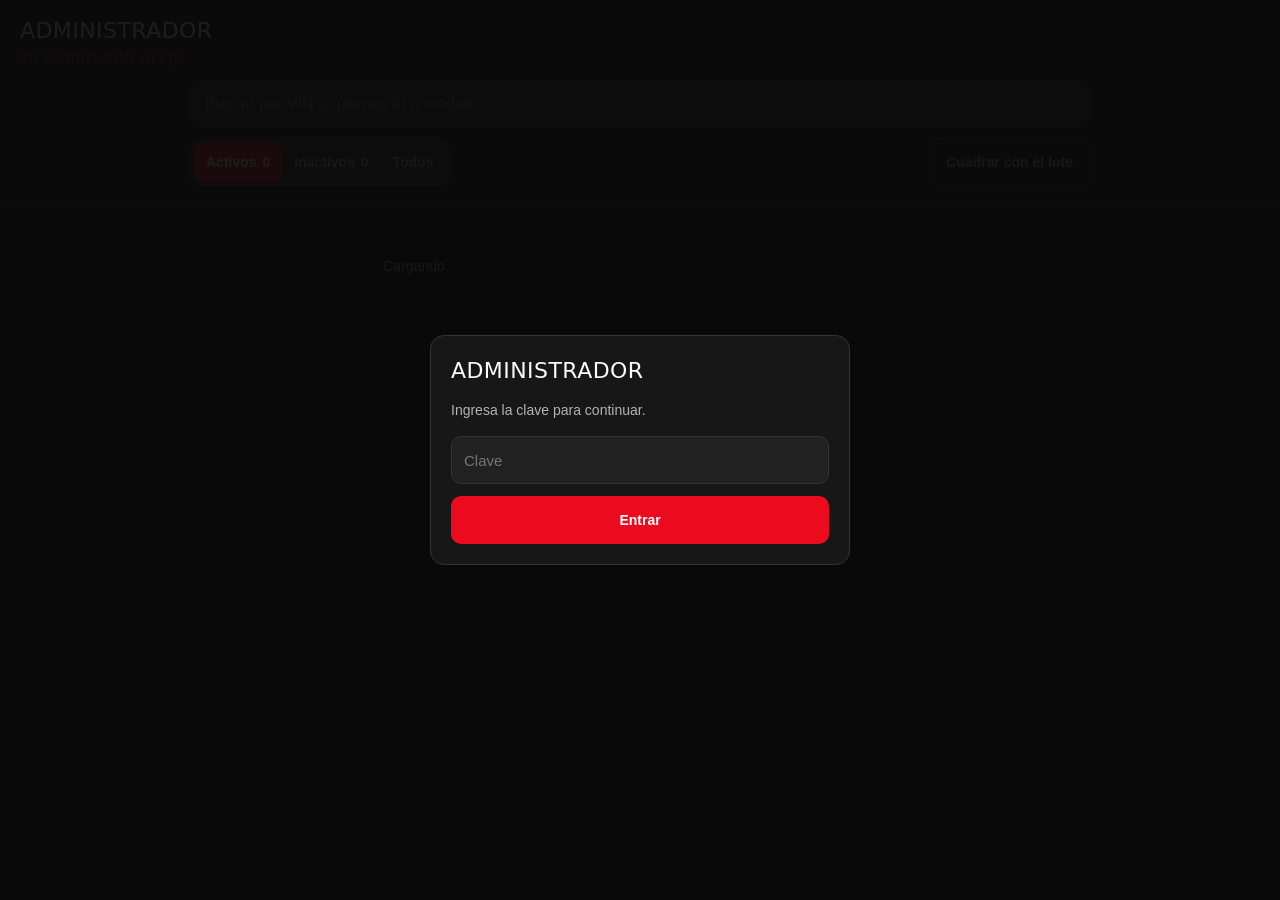
<file: static/admin/index.html>
<!DOCTYPE html>
<html lang="es">
<head>
<meta charset="UTF-8">
<meta name="viewport" content="width=device-width, initial-scale=1, viewport-fit=cover">
<title>Administrador — Tu Carro con Alejo</title>
<meta name="theme-color" content="#EB0A1E">
<link rel="stylesheet" href="/static/admin/admin.css">
</head>
<body>
<div id="keyOverlay" class="overlay hidden">
  <div class="card">
    <h2>Administrador</h2>
    <p>Ingresa la clave para continuar.</p>
    <input type="text" id="keyInput" autocomplete="off" autocapitalize="off" spellcheck="false" placeholder="Clave">
    <button class="btn-primary" id="keySaveBtn">Entrar</button>
  </div>
</div>
<header>
  <h1>ADMINISTRADOR <span>Tu Carro con Alejo</span></h1>
  <p id="publishingBanner" class="banner hidden"></p>
  <div class="toolbar">
    <input type="search" id="searchInput" placeholder="Buscar por VIN (o últimos 6) o modelo" autocomplete="off" autocapitalize="characters" spellcheck="false">
    <div class="toolbar-row">
      <div class="seg" id="statusSeg">
        <button type="button" data-f="active" class="on">Activos <b id="cntActive">0</b></button>
        <button type="button" data-f="inactive">Inactivos <b id="cntInactive">0</b></button>
        <button type="button" data-f="all">Todos</button>
      </div>
      <button type="button" id="lotBtn" class="ghost">Cuadrar con el lote</button>
    </div>
  </div>
</header>
<main id="cars"><p class="hint">Cargando…</p></main>

<div id="editModal" class="overlay hidden">
  <div class="card">
    <h2>Editar carro</h2>
    <button type="button" id="eVin" class="car-vin hidden" title="Toca para copiar el VIN"></button>
    <p id="ePublishedNote" class="hint hidden">Ya está publicado en Marketplace — el listing público (título, descripción, precio, millaje, color) no se puede tocar desde acá. Solo el precio real privado y el rango de alternativas, que nunca se publican.</p>
    <div id="ePublicFields">
      <label>Título <input id="eTitle" maxlength="100"></label>
      <label>Descripción <textarea id="eDesc" rows="8"></textarea></label>
      <button type="button" id="eRegenBtn" class="ghost">✨ Regenerar copy</button>
      <label>Marca <input id="eMake"></label>
      <label>Precio <input id="ePrice" type="number" inputmode="numeric"></label>
      <label>Millaje <input id="eMileage" type="number" inputmode="numeric"></label>
      <label>Color <input id="eColor"></label>
    </div>
    <p class="hint">🔒 Privado — nunca se publica en Marketplace ni en el sitio, solo lo usa el bot en conversación.</p>
    <label>Precio real <input id="eInternalPrice" type="number" inputmode="numeric" placeholder="0"></label>
    <div class="field-row">
      <label>Alternativas desde <input id="eAltPriceLow" type="number" inputmode="numeric" placeholder="0"></label>
      <label>hasta <input id="eAltPriceHigh" type="number" inputmode="numeric" placeholder="0"></label>
    </div>
    <button id="eSaveBtn" class="btn-primary">Guardar cambios</button>
    <button id="eCancelBtn" class="ghost">Cancelar</button>
  </div>
</div>
<div id="inactModal" class="overlay hidden">
  <div class="card">
    <h2>Inactivar carro</h2>
    <p class="modal-car" id="iCar"></p>
    <ul class="checklist">
      <li>Se quita de <b>tucarroconalejo.com</b></li>
      <li>Los bots dejan de ofrecerlo (en máx. 10 min)</li>
      <li>Queda en <b>Inactivos</b> — se puede reactivar</li>
    </ul>
    <p class="warn">Facebook no se toca: márcalo como vendido en Marketplace tú mismo.</p>
    <button id="iOkBtn" class="btn-danger">Sí, inactivar</button>
    <button id="iCancelBtn" class="ghost">Cancelar</button>
  </div>
</div>

<div id="lotModal" class="overlay hidden">
  <div class="card">
    <h2>Cuadrar con el lote</h2>
    <div id="lotStep1">
      <p>Pega los VINs de los carros que <b>sí tienes hoy</b> — completos o los últimos 6, uno por línea o como vengan.</p>
      <textarea id="lotText" rows="8" placeholder="JTDBCMFE1R3012345&#10;999888&#10;…" spellcheck="false" autocapitalize="characters"></textarea>
      <button id="lotCompareBtn" class="btn-primary">Comparar</button>
    </div>
    <div id="lotStep2" class="hidden">
      <p id="lotSummary"></p>
      <div id="lotList" class="lot-list"></div>
      <p id="lotBackInLot" class="warn hidden"></p>
      <p id="lotNotScanned" class="hint-left hidden"></p>
      <p id="lotProgress" class="hint-left hidden"></p>
      <p class="warn">Facebook no se toca: márcalos como vendidos en Marketplace tú mismo.</p>
      <button id="lotGoBtn" class="btn-danger">Inactivar seleccionados</button>
      <button id="lotBackBtn" class="ghost">Volver</button>
    </div>
    <button id="lotCloseBtn" class="ghost">Cerrar</button>
  </div>
</div>
<script src="/static/admin/admin.js"></script>
</body>
</html>
</file>
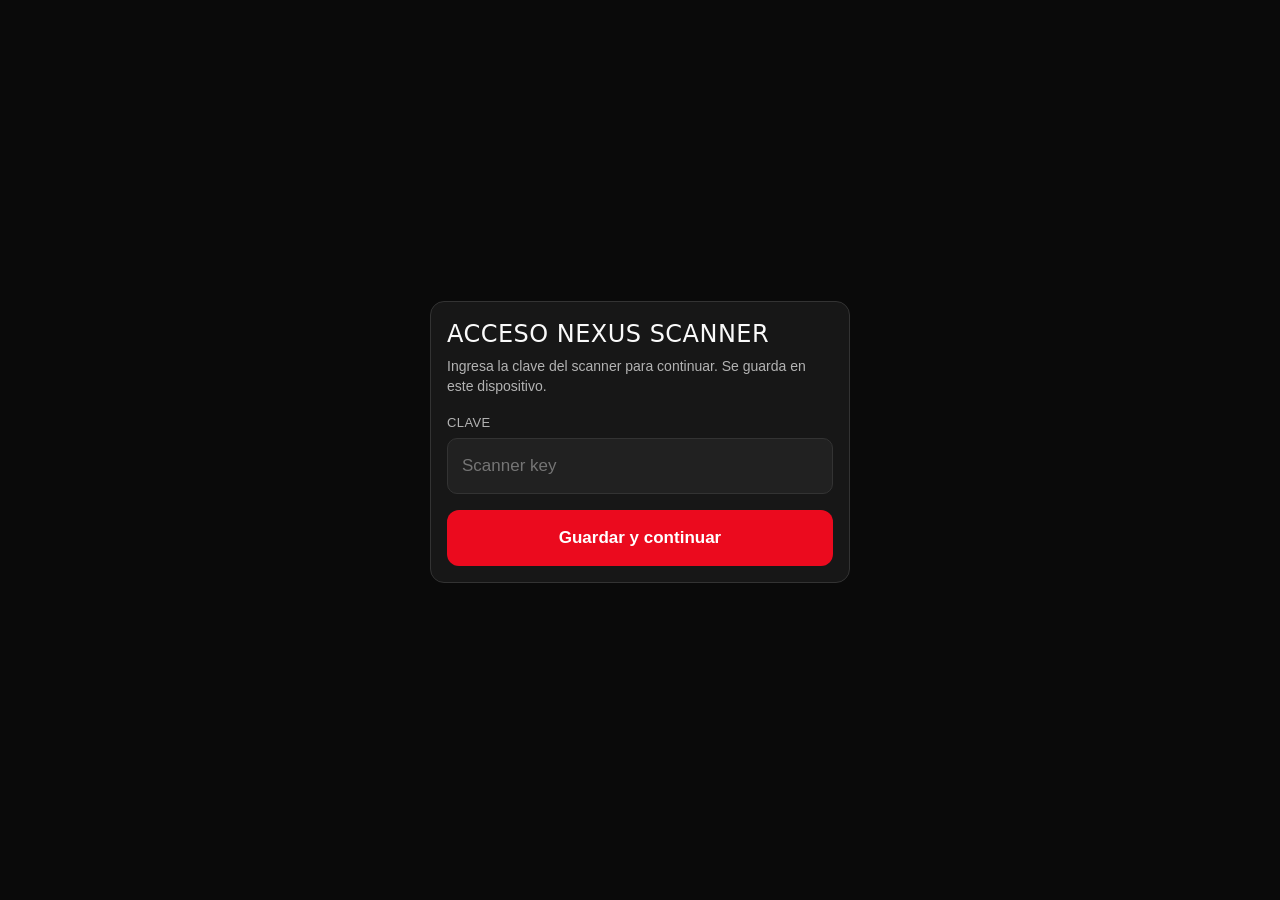
<file: static/scanner/index.html>
<!DOCTYPE html>
<html lang="es">
<head>
<meta charset="UTF-8">
<meta name="viewport" content="width=device-width, initial-scale=1, maximum-scale=1, viewport-fit=cover">
<title>NEXUS Scanner</title>
<meta name="theme-color" content="#EB0A1E">
<meta name="description" content="Escanea VIN, odómetro y fotos para publicar inventario NEXUS en segundos.">
<link rel="manifest" href="/static/scanner/manifest.json">
<link rel="icon" href="/static/scanner/icon-512.png">
<link rel="apple-touch-icon" href="/static/scanner/icon-512.png">
<meta name="apple-mobile-web-app-capable" content="yes">
<meta name="apple-mobile-web-app-status-bar-style" content="black-translucent">
<meta name="apple-mobile-web-app-title" content="NEXUS Scanner">
<link rel="stylesheet" href="/static/scanner/styles.css">
</head>
<body>

<!-- ── Key prompt (una sola vez, se guarda en localStorage) ─────────── -->
<div id="keyOverlay" class="key-overlay hidden">
  <div class="card">
    <h2>Acceso NEXUS Scanner</h2>
    <p>Ingresa la clave del scanner para continuar. Se guarda en este dispositivo.</p>
    <div class="field">
      <label for="keyInput">Clave</label>
      <input type="text" id="keyInput" autocomplete="off" autocapitalize="off" spellcheck="false" placeholder="Scanner key">
    </div>
    <button class="btn btn-primary" id="keySaveBtn">Guardar y continuar</button>
  </div>
</div>

<!-- ── App shell ──────────────────────────────────────────────────── -->
<div id="app">
  <header class="app-header">
    <div class="brand">
      <h1>NEXUS <span>SCANNER</span></h1>
      <div>
        <button class="key-badge" id="pendBtn" type="button">&#128203; mis carros</button>
        <button class="key-badge" id="keyBadgeBtn" type="button">clave &#9998;</button>
      </div>
    </div>
    <div class="progress-track">
      <div class="progress-step" data-step="1"><i></i></div>
      <div class="progress-step" data-step="2"><i></i></div>
      <div class="progress-step" data-step="3"><i></i></div>
      <div class="progress-step" data-step="4"><i></i></div>
    </div>
    <div class="progress-labels">
      <span data-label="1">VIN</span>
      <span data-label="2">Odómetro</span>
      <span data-label="3">Fotos</span>
      <span data-label="4">Copy</span>
    </div>
  </header>

  <main>

    <!-- Error banner global (reintentar sin perder estado) -->
    <div class="error-banner" id="errorBanner">
      <p id="errorMsg">Sin señal — no se pudo conectar.</p>
      <button class="btn btn-primary" id="retryBtn" type="button">Reintentar</button>
    </div>

    <!-- ── PASO 1: VIN ────────────────────────────────────────────── -->
    <section class="step active" data-step="1">
      <h2>Foto del VIN</h2>
      <p class="hint">Apunta la cámara al código de barras de la etiqueta del VIN (marco de la puerta o parabrisas) — se detecta solo.</p>

      <button class="btn btn-primary" id="liveScanBtn" type="button">📡 Escanear VIN con la cámara</button>

      <div class="live-scan hidden" id="liveScanBox">
        <video id="liveVideo" playsinline muted></video>
        <p class="hint" id="liveHint">Buscando el código del VIN…</p>
        <button class="btn btn-secondary" id="liveStopBtn" type="button">Cancelar</button>
      </div>

      <div class="capture-box" id="vinCaptureBox">
        <img class="capture-preview hidden" id="vinPreviewImg" alt="Foto VIN">
        <p id="vinCaptureHint">¿Sin código de barras a la vista? Usa una foto de la placa.</p>
        <label class="btn btn-secondary" for="vinPhotoInput" id="vinCaptureLabel">Tomar foto del VIN</label>
        <input type="file" id="vinPhotoInput" accept="image/*" capture="environment" class="hidden">
      </div>

      <div class="result-card hidden" id="vinResultCard">
        <span class="badge" id="vinBadge">VIN</span>
        <div class="field">
          <label for="vinField">VIN</label>
          <input type="text" id="vinField" maxlength="17" autocapitalize="characters">
        </div>
        <div class="field-row">
          <div class="field"><label for="carYr">Año</label><input type="text" id="carYr"></div>
          <div class="field"><label for="carMake">Marca</label><input type="text" id="carMake"></div>
        </div>
        <div class="field-row">
          <div class="field"><label for="carModel">Modelo</label><input type="text" id="carModel"></div>
          <div class="field"><label for="carTrim">Trim</label><input type="text" id="carTrim"></div>
        </div>
        <div class="field-row">
          <div class="field"><label for="carEngine">Motor</label><input type="text" id="carEngine"></div>
          <div class="field"><label for="carFuel">Combustible</label><input type="text" id="carFuel"></div>
        </div>
        <div class="field-row">
          <div class="field"><label for="carBody">Carrocería</label><input type="text" id="carBody"></div>
          <div class="field"><label for="carDrive">Tracción</label><input type="text" id="carDrive"></div>
        </div>
      </div>
    </section>

    <!-- ── PASO 2: Odómetro / Precio ─────────────────────────────── -->
    <section class="step" data-step="2">
      <h2>Odómetro y precio</h2>
      <p class="hint">Foto del tablero, luego confirma millaje, precio y color.</p>

      <div class="capture-box" id="odoCaptureBox">
        <img class="capture-preview hidden" id="odoPreviewImg" alt="Foto odómetro">
        <p id="odoCaptureHint">Aún no hay foto del odómetro</p>
        <label class="btn btn-primary" for="odoPhotoInput" id="odoCaptureLabel">Tomar foto del odómetro</label>
        <input type="file" id="odoPhotoInput" accept="image/*" capture="environment" class="hidden">
      </div>

      <div class="card">
        <div class="field">
          <label for="mileageField">Millaje</label>
          <input type="number" id="mileageField" inputmode="numeric" placeholder="0">
          <small class="field-note">Si el carro es nuevo (0 millas), Marketplace no acepta 0 — se publica automáticamente con 500 millas.</small>
        </div>
        <div class="field">
          <label for="priceField">Precio (requerido)</label>
          <input type="number" id="priceField" inputmode="numeric" placeholder="0" required>
          <small class="field-note">Este valor es el enganche (down payment) que se muestra en Marketplace — no el precio total del carro.</small>
        </div>
        <div class="field">
          <label for="colorField">Color (requerido)</label>
          <input type="text" id="colorField" placeholder="Ej. Blanco perla" required>
        </div>
        <div class="field">
          <label for="notesField">Notas</label>
          <textarea id="notesField" placeholder="Detalles adicionales, condición, extras..."></textarea>
        </div>
      </div>

      <div class="card">
        <p class="hint">🔒 Privado — nunca se publica en Marketplace ni en el sitio. Solo lo usa el bot en conversación.</p>
        <div class="field">
          <label for="internalPriceField">Precio real (opcional, privado)</label>
          <input type="number" id="internalPriceField" inputmode="numeric" placeholder="0">
          <small class="field-note">Precio total real del carro — nunca se publica, solo lo usa el bot internamente.</small>
        </div>
        <div class="field-row">
          <div class="field">
            <label for="altPriceLowField">Alternativas desde (opcional)</label>
            <input type="number" id="altPriceLowField" inputmode="numeric" placeholder="0">
          </div>
          <div class="field">
            <label for="altPriceHighField">Alternativas hasta (opcional)</label>
            <input type="number" id="altPriceHighField" inputmode="numeric" placeholder="0">
          </div>
        </div>
        <small class="field-note">Rango de precio para que el bot ofrezca otras opciones del inventario si el cliente dice que este carro está caro. También privado — nunca se publica.</small>
      </div>
    </section>

    <!-- ── PASO 3: Fotos / Video ─────────────────────────────────── -->
    <section class="step" data-step="3">
      <h2>Fotos y video</h2>
      <p class="hint">Agrega las fotos del vehículo. Video opcional (1).</p>

      <div class="photo-grid" id="photoGrid"></div>

      <label class="btn btn-secondary" for="photosInput">+ Agregar fotos</label>
      <input type="file" id="photosInput" accept="image/*" capture="environment" multiple class="hidden">

      <div style="height:14px"></div>

      <div class="video-status hidden" id="videoStatus">
        <span id="videoName">video.mp4</span>
        <button class="remove-video" id="removeVideoBtn" type="button">Quitar</button>
      </div>
      <label class="btn btn-ghost hidden" for="videoInput" id="videoAddLabel">+ Agregar video (opcional)</label>
      <input type="file" id="videoInput" accept="video/*" capture="environment" class="hidden">
    </section>

    <!-- ── PASO 4: Copy ───────────────────────────────────────────── -->
    <section class="step" data-step="4">
      <h2>Copy generado</h2>
      <p class="hint">Genera el título y descripción, luego guarda en NEXUS.</p>

      <button class="btn btn-primary hidden" id="genCopyBtn" type="button">Generar copy</button>

      <div class="photo-grid preview-grid hidden" id="copyPhotoPreview"></div>

      <div class="copy-block hidden" id="copyBlock">
        <span class="copy-title" id="copyTitle"></span>
        <span id="copyDescription"></span>
      </div>

      <div class="btn-block-group hidden" id="copyActions">
        <button class="btn btn-secondary" id="copyBtn" type="button">Copiar título + descripción</button>
        <button class="btn btn-primary" id="saveInventoryBtn" type="button">Guardar en NEXUS</button>
      </div>

      <div class="folder-result hidden" id="folderResult"></div>
      <button class="btn btn-primary hidden" id="newCarBtn" type="button">＋ Escanear otro carro</button>
    </section>

  </main>

  <footer class="footer-nav">
    <button class="btn btn-secondary" id="backBtn" type="button">Atrás</button>
    <button class="btn btn-primary" id="nextBtn" type="button">
      <span id="nextBtnLabel">Escanear VIN</span>
      <span class="spinner hidden" id="nextBtnSpinner"></span>
    </button>
  </footer>
</div>

<!-- ── Mis carros: editar cualquiera, publicado o no ───────────────────── -->
<div id="pendView" class="key-overlay hidden">
  <div class="card pend-card">
    <h2 id="pendTitle">Mis carros</h2>
    <p class="hint">Todos, publicados o no. Tócalo para editar precio, precio real privado o rango de alternativas.</p>

    <div id="pendList"><p class="hint">Cargando…</p></div>

    <div id="pendDetail" class="hidden">
      <div class="photo-grid preview-grid" id="pendPhotos"></div>
      <div class="field"><label for="pTitle">Título</label><input id="pTitle" maxlength="100"></div>
      <div class="field"><label for="pDesc">Descripción</label><textarea id="pDesc" rows="10"></textarea></div>
      <div class="field-row">
        <div class="field">
          <label for="pPrice">Precio</label>
          <input id="pPrice" type="number" inputmode="numeric">
          <small class="field-note">Es el enganche (down payment) mostrado en Marketplace, no el precio total.</small>
        </div>
        <div class="field">
          <label for="pMileage">Millaje</label>
          <input id="pMileage" type="number" inputmode="numeric">
          <small class="field-note">Si es nuevo, deja 0 — se publica como 500 (Marketplace no acepta 0).</small>
        </div>
      </div>
      <p class="hint">🔒 Privado — nunca se publica en Marketplace ni en el sitio. Solo lo usa el bot en conversación.</p>
      <div class="field">
        <label for="pInternalPrice">Precio real (opcional, privado)</label>
        <input id="pInternalPrice" type="number" inputmode="numeric" placeholder="0">
        <small class="field-note">Precio total real del carro — nunca se publica, solo lo usa el bot internamente.</small>
      </div>
      <div class="field-row">
        <div class="field">
          <label for="pAltPriceLow">Alternativas desde (opcional)</label>
          <input id="pAltPriceLow" type="number" inputmode="numeric" placeholder="0">
        </div>
        <div class="field">
          <label for="pAltPriceHigh">Alternativas hasta (opcional)</label>
          <input id="pAltPriceHigh" type="number" inputmode="numeric" placeholder="0">
        </div>
      </div>
      <small class="field-note">Rango de precio para que el bot ofrezca otras opciones del inventario si el cliente dice que este carro está caro. También privado.</small>
      <button class="btn btn-secondary" id="pCopyBtn" type="button">Copiar título + descripción</button>
      <button class="btn btn-primary" id="pSaveBtn" type="button">Guardar cambios</button>
      <button class="btn btn-ghost" id="pBackBtn" type="button">&#8592; Volver a la lista</button>
    </div>

    <button class="btn btn-secondary" id="pendCloseBtn" type="button">Cerrar</button>
  </div>
</div>

<script src="/static/scanner/vendor/zxing.min.js"></script>
<script src="/static/scanner/app.js"></script>
</body>
</html>
</file>
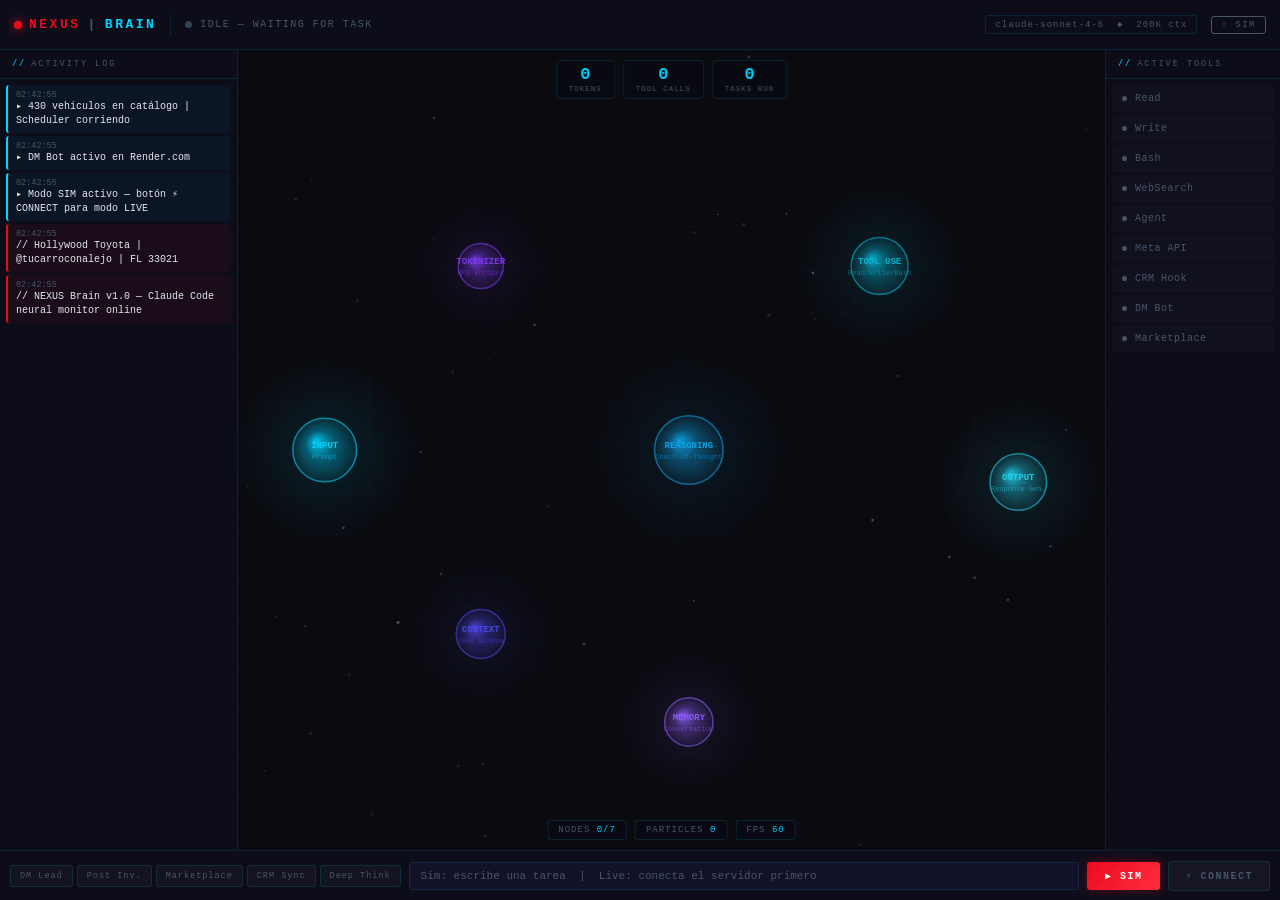
<file: brain.html>
<!DOCTYPE html>
<html lang="en">
<head>
<meta charset="UTF-8">
<meta name="viewport" content="width=device-width, initial-scale=1.0">
<title>NEXUS BRAIN — Claude Code Neural Visualization</title>
<style>
* { margin: 0; padding: 0; box-sizing: border-box; }

:root {
  --bg:       #0a0a0f;
  --bg2:      #0d0d1a;
  --bg3:      #111128;
  --cyan:     #00d4ff;
  --blue:     #0080ff;
  --purple:   #7c3aed;
  --indigo:   #4f46e5;
  --red:      #EB0A1E;
  --amber:    #f59e0b;
  --green:    #10b981;
  --text:     #e2e8f0;
  --dim:      #475569;
  --border:   rgba(0,212,255,0.12);
}

body {
  background: var(--bg);
  color: var(--text);
  font-family: 'Courier New', monospace;
  height: 100vh;
  display: flex;
  flex-direction: column;
  overflow: hidden;
  user-select: none;
}

/* ── TOP BAR ── */
#topbar {
  height: 50px;
  background: var(--bg2);
  border-bottom: 1px solid var(--border);
  display: flex;
  align-items: center;
  padding: 0 14px;
  gap: 14px;
  flex-shrink: 0;
}

.logo {
  display: flex;
  align-items: center;
  gap: 7px;
  font-size: 13px;
  font-weight: 700;
  letter-spacing: 2.5px;
  flex-shrink: 0;
}

.logo-dot {
  width: 8px; height: 8px;
  background: var(--red);
  border-radius: 50%;
  box-shadow: 0 0 10px var(--red);
  animation: pulse-red 2s ease-in-out infinite;
}

.divider { width: 1px; height: 22px; background: var(--border); flex-shrink: 0; }

#status-bar {
  display: flex;
  align-items: center;
  gap: 8px;
  flex: 1;
}

.status-dot {
  width: 7px; height: 7px;
  border-radius: 50%;
  flex-shrink: 0;
  transition: background 0.3s, box-shadow 0.3s;
}
.status-dot.idle     { background: #334155; }
.status-dot.thinking { background: var(--cyan);   box-shadow: 0 0 8px var(--cyan);   animation: blink 0.9s infinite; }
.status-dot.tool     { background: var(--amber);  box-shadow: 0 0 8px var(--amber);  animation: blink 0.5s infinite; }
.status-dot.writing  { background: var(--green);  box-shadow: 0 0 8px var(--green);  animation: blink 0.7s infinite; }
.status-dot.complete { background: var(--purple); box-shadow: 0 0 8px var(--purple); }

#status-label {
  font-size: 10px;
  letter-spacing: 1.5px;
  text-transform: uppercase;
  transition: color 0.3s;
}

.model-tag {
  margin-left: auto;
  font-size: 9px;
  color: var(--dim);
  letter-spacing: 1px;
  border: 1px solid var(--border);
  padding: 3px 9px;
  border-radius: 3px;
  flex-shrink: 0;
}

/* ── MAIN AREA ── */
#main {
  flex: 1;
  display: flex;
  min-height: 0;
}

/* ── LEFT SIDEBAR ── */
#log-panel {
  width: 238px;
  background: var(--bg2);
  border-right: 1px solid var(--border);
  display: flex;
  flex-direction: column;
  flex-shrink: 0;
}

.panel-title {
  padding: 9px 12px;
  font-size: 8.5px;
  letter-spacing: 2px;
  color: var(--dim);
  border-bottom: 1px solid var(--border);
  display: flex;
  align-items: center;
  gap: 5px;
  text-transform: uppercase;
  flex-shrink: 0;
}
.panel-title::before { content: '//'; color: var(--cyan); }

#log-list {
  flex: 1;
  overflow-y: auto;
  padding: 6px;
  display: flex;
  flex-direction: column;
  gap: 3px;
}
#log-list::-webkit-scrollbar { width: 2px; }
#log-list::-webkit-scrollbar-thumb { background: var(--border); }

.log-entry {
  padding: 5px 8px;
  border-radius: 3px;
  border-left: 2px solid transparent;
  font-size: 10px;
  animation: slide-in 0.25s ease;
  background: rgba(255,255,255,0.02);
}
.log-entry .ts  { color: var(--dim); font-size: 8.5px; display: block; }
.log-entry .msg { line-height: 1.4; }

.log-entry.thinking { border-left-color: var(--cyan);   background: rgba(0,212,255,0.04); }
.log-entry.tool     { border-left-color: var(--amber);  background: rgba(245,158,11,0.04); }
.log-entry.writing  { border-left-color: var(--green);  background: rgba(16,185,129,0.04); }
.log-entry.complete { border-left-color: var(--purple); background: rgba(124,58,237,0.05); }
.log-entry.nexus    { border-left-color: var(--red);    background: rgba(235,10,30,0.06); }

/* ── CANVAS AREA ── */
#canvas-wrap {
  flex: 1;
  position: relative;
  min-width: 0;
}
canvas { display: block; width: 100%; height: 100%; }

#tooltip {
  position: absolute;
  pointer-events: none;
  background: rgba(10,10,20,0.96);
  border: 1px solid var(--border);
  border-radius: 4px;
  padding: 7px 11px;
  font-size: 10px;
  display: none;
  z-index: 10;
  backdrop-filter: blur(8px);
}
#tooltip strong { color: var(--cyan); display: block; font-size: 11px; margin-bottom: 2px; }
#tooltip small  { color: var(--dim); font-size: 8.5px; }

/* Stats overlay */
#stats {
  position: absolute;
  top: 10px;
  left: 50%;
  transform: translateX(-50%);
  display: flex;
  gap: 8px;
  pointer-events: none;
}
.stat {
  background: rgba(10,10,20,0.88);
  border: 1px solid var(--border);
  border-radius: 4px;
  padding: 5px 12px;
  text-align: center;
  backdrop-filter: blur(6px);
}
.stat-n { font-size: 17px; font-weight: 700; color: var(--cyan); line-height: 1; }
.stat-l { font-size: 7.5px; color: var(--dim); letter-spacing: 1px; margin-top: 2px; }

/* Network info */
#netinfo {
  position: absolute;
  bottom: 10px;
  left: 50%;
  transform: translateX(-50%);
  display: flex;
  gap: 8px;
  pointer-events: none;
}
.ni {
  background: rgba(10,10,20,0.85);
  border: 1px solid var(--border);
  border-radius: 3px;
  padding: 4px 10px;
  font-size: 9px;
  color: var(--dim);
  letter-spacing: 1px;
}
.ni span { color: var(--cyan); }

/* ── RIGHT SIDEBAR ── */
#tools-panel {
  width: 175px;
  background: var(--bg2);
  border-left: 1px solid var(--border);
  display: flex;
  flex-direction: column;
  flex-shrink: 0;
}
#tools-list {
  padding: 6px;
  display: flex;
  flex-direction: column;
  gap: 3px;
}
.tool-row {
  display: flex;
  align-items: center;
  gap: 8px;
  padding: 7px 9px;
  border-radius: 3px;
  border: 1px solid transparent;
  font-size: 10px;
  letter-spacing: 0.5px;
  transition: all 0.25s ease;
  background: rgba(255,255,255,0.015);
}
.tool-row.lit {
  border-color: var(--cyan);
  background: rgba(0,212,255,0.07);
  box-shadow: 0 0 10px rgba(0,212,255,0.12);
}
.tool-pip {
  width: 5px; height: 5px;
  border-radius: 50%;
  background: var(--dim);
  transition: all 0.25s;
  flex-shrink: 0;
}
.tool-row.lit .tool-pip { background: var(--cyan); box-shadow: 0 0 5px var(--cyan); }
.tool-row .tn { color: var(--dim); transition: color 0.25s; }
.tool-row.lit .tn { color: var(--cyan); }

/* ── BOTTOM BAR ── */
#bottombar {
  height: 50px;
  background: var(--bg2);
  border-top: 1px solid var(--border);
  display: flex;
  align-items: center;
  padding: 0 10px;
  gap: 8px;
  flex-shrink: 0;
}

.presets { display: flex; gap: 4px; flex-shrink: 0; }
.pr {
  background: rgba(255,255,255,0.03);
  border: 1px solid var(--border);
  border-radius: 3px;
  padding: 5px 9px;
  color: var(--dim);
  font-size: 8.5px;
  font-family: 'Courier New', monospace;
  letter-spacing: 1px;
  cursor: pointer;
  transition: all 0.2s;
  white-space: nowrap;
}
.pr:hover { border-color: var(--cyan); color: var(--cyan); }

#task-in {
  flex: 1;
  background: var(--bg3);
  border: 1px solid var(--border);
  border-radius: 3px;
  padding: 7px 11px;
  color: var(--text);
  font-family: 'Courier New', monospace;
  font-size: 11px;
  outline: none;
  transition: border-color 0.2s;
}
#task-in:focus { border-color: var(--cyan); }
#task-in::placeholder { color: var(--dim); }

#run-btn {
  background: linear-gradient(135deg, #EB0A1E, #ff2d3d);
  border: none;
  border-radius: 3px;
  padding: 8px 18px;
  color: #fff;
  font-family: 'Courier New', monospace;
  font-size: 10px;
  font-weight: 700;
  letter-spacing: 1.5px;
  cursor: pointer;
  text-transform: uppercase;
  transition: all 0.2s;
  box-shadow: 0 0 12px rgba(235,10,30,0.35);
  flex-shrink: 0;
}
#run-btn:hover:not(:disabled) { box-shadow: 0 0 20px rgba(235,10,30,0.55); transform: translateY(-1px); }
#run-btn:disabled { opacity: 0.35; cursor: not-allowed; transform: none; }

/* ── LIVE BADGE ── */
#live-badge {
  font-size: 9px;
  letter-spacing: 1.5px;
  padding: 3px 9px;
  border-radius: 3px;
  border: 1px solid var(--dim);
  color: var(--dim);
  transition: all 0.4s ease;
  flex-shrink: 0;
}
#live-badge.live {
  color: var(--green);
  border-color: var(--green);
  box-shadow: 0 0 8px rgba(16,185,129,0.4);
  animation: pulse-green 2s ease-in-out infinite;
}

#live-btn {
  background: rgba(255,255,255,0.04);
  border: 1px solid var(--border);
  border-radius: 3px;
  padding: 8px 16px;
  color: var(--dim);
  font-family: 'Courier New', monospace;
  font-size: 10px;
  font-weight: 700;
  letter-spacing: 1.5px;
  cursor: pointer;
  text-transform: uppercase;
  transition: all 0.25s;
  flex-shrink: 0;
}
#live-btn.connected {
  background: linear-gradient(135deg, #064e3b, #065f46);
  border-color: var(--green);
  color: var(--green);
  box-shadow: 0 0 12px rgba(16,185,129,0.25);
}
#live-btn.connected:hover:not(:disabled) {
  box-shadow: 0 0 20px rgba(16,185,129,0.45);
  transform: translateY(-1px);
}
#live-btn:disabled { opacity: 0.35; cursor: not-allowed; transform: none; }

/* ── KEYFRAMES ── */
@keyframes pulse-red {
  0%,100% { box-shadow: 0 0 8px var(--red); }
  50%      { box-shadow: 0 0 18px var(--red); opacity: 0.6; }
}
@keyframes pulse-green {
  0%,100% { box-shadow: 0 0 8px rgba(16,185,129,0.4); }
  50%      { box-shadow: 0 0 16px rgba(16,185,129,0.7); }
}
@keyframes blink {
  0%,100% { opacity: 1; }
  50%      { opacity: 0.25; }
}
@keyframes slide-in {
  from { opacity: 0; transform: translateX(-6px); }
  to   { opacity: 1; transform: translateX(0); }
}
</style>
</head>
<body>

<!-- TOP BAR -->
<div id="topbar">
  <div class="logo">
    <div class="logo-dot"></div>
    <span style="color:var(--red)">NEXUS</span>
    <span style="color:var(--dim)">|</span>
    <span style="color:var(--cyan)">BRAIN</span>
  </div>
  <div class="divider"></div>
  <div id="status-bar">
    <div class="status-dot idle" id="sdot"></div>
    <span id="status-label" style="color:var(--dim)">IDLE — WAITING FOR TASK</span>
  </div>
  <div class="model-tag">claude-sonnet-4-6 &nbsp;◆&nbsp; 200K ctx</div>
  <div id="live-badge">○ SIM</div>
</div>

<!-- MAIN -->
<div id="main">

  <!-- LEFT: Log -->
  <div id="log-panel">
    <div class="panel-title">Activity Log</div>
    <div id="log-list"></div>
  </div>

  <!-- CENTER: Canvas -->
  <div id="canvas-wrap">
    <canvas id="c"></canvas>

    <!-- Stats top -->
    <div id="stats">
      <div class="stat"><div class="stat-n" id="s-tok">0</div><div class="stat-l">TOKENS</div></div>
      <div class="stat"><div class="stat-n" id="s-tool">0</div><div class="stat-l">TOOL CALLS</div></div>
      <div class="stat"><div class="stat-n" id="s-task">0</div><div class="stat-l">TASKS RUN</div></div>
    </div>

    <!-- Tooltip -->
    <div id="tooltip"></div>

    <!-- Net info bottom -->
    <div id="netinfo">
      <div class="ni">NODES <span id="n-active">0/7</span></div>
      <div class="ni">PARTICLES <span id="n-part">0</span></div>
      <div class="ni">FPS <span id="n-fps">60</span></div>
    </div>
  </div>

  <!-- RIGHT: Tools -->
  <div id="tools-panel">
    <div class="panel-title">Active Tools</div>
    <div id="tools-list">
      <div class="tool-row" data-t="Read">    <div class="tool-pip"></div><span class="tn">Read</span></div>
      <div class="tool-row" data-t="Write">   <div class="tool-pip"></div><span class="tn">Write</span></div>
      <div class="tool-row" data-t="Bash">    <div class="tool-pip"></div><span class="tn">Bash</span></div>
      <div class="tool-row" data-t="Search">  <div class="tool-pip"></div><span class="tn">WebSearch</span></div>
      <div class="tool-row" data-t="Agent">   <div class="tool-pip"></div><span class="tn">Agent</span></div>
      <div class="tool-row" data-t="Meta API"><div class="tool-pip"></div><span class="tn">Meta API</span></div>
      <div class="tool-row" data-t="CRM">     <div class="tool-pip"></div><span class="tn">CRM Hook</span></div>
      <div class="tool-row" data-t="DM Bot">  <div class="tool-pip"></div><span class="tn">DM Bot</span></div>
      <div class="tool-row" data-t="Market">  <div class="tool-pip"></div><span class="tn">Marketplace</span></div>
    </div>
  </div>

</div>

<!-- BOTTOM BAR -->
<div id="bottombar">
  <div class="presets">
    <button class="pr" onclick="preset('dm')">DM Lead</button>
    <button class="pr" onclick="preset('inv')">Post Inv.</button>
    <button class="pr" onclick="preset('mp')">Marketplace</button>
    <button class="pr" onclick="preset('crm')">CRM Sync</button>
    <button class="pr" onclick="preset('deep')">Deep Think</button>
  </div>
  <input id="task-in" type="text" placeholder="Sim: escribe una tarea  |  Live: conecta el servidor primero" />
  <button id="run-btn" onclick="runTask()">▶ SIM</button>
  <button id="live-btn" onclick="liveRun()">⚡ CONNECT</button>
</div>

<script>
// ════════════════════════════════════════════════════════════
//  NEXUS BRAIN — Neural Visualization Engine v1.0
// ════════════════════════════════════════════════════════════

const CV = document.getElementById('c');
const cx = CV.getContext('2d');
let W = 0, H = 0;

// Global counters
let totTok = 0, totTool = 0, totTask = 0;
let running = false;
let frameN = 0, lastFpsT = 0, fps = 60;

// ── NODE DEFINITIONS ──
const ND = [
  { id:'input',     lbl:'INPUT',     sub:'Prompt',        rx:.10, ry:.50, col:'#00d4ff', r:30 },
  { id:'tokenizer', lbl:'TOKENIZER', sub:'BPE Encoder',   rx:.28, ry:.27, col:'#7c3aed', r:24 },
  { id:'context',   lbl:'CONTEXT',   sub:'200K Window',   rx:.28, ry:.73, col:'#4f46e5', r:24 },
  { id:'reasoning', lbl:'REASONING', sub:'Chain-of-Thought',rx:.52,ry:.50, col:'#0ea5e9', r:36 },
  { id:'memory',    lbl:'MEMORY',    sub:'Conversation',  rx:.52, ry:.84, col:'#8b5cf6', r:22 },
  { id:'tools',     lbl:'TOOL USE',  sub:'Read/Write/Bash',rx:.74,ry:.27, col:'#06b6d4', r:28 },
  { id:'output',    lbl:'OUTPUT',    sub:'Response Gen.', rx:.90, ry:.54, col:'#22d3ee', r:28 },
];

// ── CONNECTIONS ──
const CD = [
  ['input','tokenizer'],['input','context'],
  ['tokenizer','reasoning'],['context','reasoning'],
  ['reasoning','memory'],['memory','reasoning'],
  ['reasoning','tools'],['tools','reasoning'],
  ['reasoning','output'],
];

// ── SEQUENCES ──
const SEQ = {
  default: [
    {n:'input',     d:0,    l:'▸ Receiving prompt...',                t:null,       s:'thinking'},
    {n:'tokenizer', d:550,  l:'▸ Tokenizing input (BPE)...',         t:null,       s:'thinking'},
    {n:'context',   d:750,  l:'▸ Loading context window (200K)...',  t:null,       s:'thinking'},
    {n:'reasoning', d:1300, l:'▸ Analyzing task structure...',        t:null,       s:'thinking'},
    {n:'tools',     d:2100, l:'▸ Selecting tools: Read',              t:'Read',     s:'tool'},
    {n:'memory',    d:2500, l:'▸ Checking memory system...',          t:null,       s:'thinking'},
    {n:'reasoning', d:2900, l:'▸ Chain-of-thought active...',         t:null,       s:'thinking'},
    {n:'tools',     d:3700, l:'▸ Tool call: Read file',               t:'Read',     s:'tool'},
    {n:'tools',     d:4300, l:'▸ Tool call: Bash command',            t:'Bash',     s:'tool'},
    {n:'reasoning', d:4900, l:'▸ Synthesizing results...',            t:null,       s:'thinking'},
    {n:'output',    d:5700, l:'▸ Generating response...',             t:null,       s:'writing'},
    {n:null,        d:6500, l:'✓ Task complete',                       t:null,       s:'complete'},
  ],
  dm: [
    {n:'input',     d:0,    l:'▸ DM recibido: "¿Tienen RAV4 2024?"', t:null,       s:'thinking'},
    {n:'tokenizer', d:480,  l:'▸ Procesando mensaje en español...',   t:null,       s:'thinking'},
    {n:'context',   d:700,  l:'▸ Cargando perfil del lead...',        t:null,       s:'thinking'},
    {n:'reasoning', d:1200, l:'▸ Analizando intención de compra...',  t:null,       s:'thinking'},
    {n:'tools',     d:1900, l:'▸ Consultando inventario Toyota',      t:'Read',     s:'tool'},
    {n:'tools',     d:2500, l:'▸ Buscando RAV4 disponibles...',       t:'Meta API', s:'tool'},
    {n:'memory',    d:2900, l:'▸ Revisando historial del lead...',    t:null,       s:'thinking'},
    {n:'tools',     d:3300, l:'▸ Registrando lead en CRM...',         t:'CRM',      s:'tool'},
    {n:'reasoning', d:3900, l:'▸ Redactando respuesta personalizada...',t:null,     s:'thinking'},
    {n:'tools',     d:4500, l:'▸ Enviando DM via DM Bot...',          t:'DM Bot',   s:'tool'},
    {n:'output',    d:5100, l:'▸ "¡Hola! Sí, tenemos RAV4 2024 XLE..."',t:null,   s:'writing'},
    {n:null,        d:5900, l:'✓ DM enviado — Lead calificado en CRM', t:null,      s:'complete'},
  ],
  inv: [
    {n:'input',     d:0,    l:'▸ Scheduled: Post inventario 6:00 PM',t:null,       s:'thinking'},
    {n:'tools',     d:400,  l:'▸ GET: tucarroconalejo.com/api.php',   t:'Bash',     s:'tool'},
    {n:'context',   d:800,  l:'▸ Cargando 430 vehículos...',          t:null,       s:'thinking'},
    {n:'reasoning', d:1300, l:'▸ Seleccionando vehículo del día...',  t:null,       s:'thinking'},
    {n:'tools',     d:1900, l:'▸ Generando imagen AI (nexus-shot)...',t:'Agent',    s:'tool'},
    {n:'tools',     d:2700, l:'▸ Creando copy ES/EN bilingüe...',     t:'Write',    s:'tool'},
    {n:'reasoning', d:3200, l:'▸ Optimizando hashtags...',            t:null,       s:'thinking'},
    {n:'tools',     d:3800, l:'▸ POST Instagram @tucarroconalejo',    t:'Meta API', s:'tool'},
    {n:'tools',     d:4400, l:'▸ POST Facebook Page...',              t:'Meta API', s:'tool'},
    {n:'output',    d:5000, l:'▸ Post publicado — 137 catálogo activo',t:null,      s:'writing'},
    {n:null,        d:5800, l:'✓ Inventario posteado exitosamente',    t:null,       s:'complete'},
  ],
  mp: [
    {n:'input',     d:0,    l:'▸ marketplace_poster.py iniciado',     t:null,       s:'thinking'},
    {n:'tools',     d:400,  l:'▸ Leyendo marketplace_posted.json',    t:'Read',     s:'tool'},
    {n:'context',   d:800,  l:'▸ Deduplicando: yr|model|trim...',     t:null,       s:'thinking'},
    {n:'reasoning', d:1300, l:'▸ Calculando down payment (20%)...',   t:null,       s:'thinking'},
    {n:'tools',     d:1900, l:'▸ Preparando 5 listings...',           t:'Write',    s:'tool'},
    {n:'tools',     d:2500, l:'▸ Subiendo fotos a Marketplace...',    t:'Bash',     s:'tool'},
    {n:'tools',     d:3100, l:'▸ Publicando: 2024 Camry XLE...',      t:'Market',   s:'tool'},
    {n:'tools',     d:3700, l:'▸ Publicando: 2024 RAV4 XLE...',       t:'Market',   s:'tool'},
    {n:'reasoning', d:4200, l:'▸ Verificando publicaciones...',       t:null,       s:'thinking'},
    {n:'output',    d:4800, l:'▸ 5 vehículos publicados correctamente',t:null,      s:'writing'},
    {n:null,        d:5400, l:'✓ Marketplace actualizado — 44 activos',t:null,       s:'complete'},
  ],
  crm: [
    {n:'input',     d:0,    l:'▸ CRM Webhook trigger recibido',       t:null,       s:'thinking'},
    {n:'tools',     d:400,  l:'▸ POST: crm.tucarroconalejo.com/api',  t:'Bash',     s:'tool'},
    {n:'context',   d:800,  l:'▸ Cargando leads activos...',          t:null,       s:'thinking'},
    {n:'reasoning', d:1300, l:'▸ Clasificando leads por prioridad...', t:null,      s:'thinking'},
    {n:'memory',    d:1800, l:'▸ Actualizando historial contactos...',t:null,       s:'thinking'},
    {n:'tools',     d:2300, l:'▸ Sync CRM webhook (key: crm-wh-k3y)',t:'CRM',      s:'tool'},
    {n:'tools',     d:2900, l:'▸ Notificando a Alejo (alejo)...',     t:'DM Bot',   s:'tool'},
    {n:'reasoning', d:3400, l:'▸ Generando reporte de seguimiento...', t:null,      s:'thinking'},
    {n:'output',    d:4000, l:'▸ CRM actualizado — 12 leads nuevos',  t:null,       s:'writing'},
    {n:null,        d:4600, l:'✓ Sync completo — Alejo notificado',   t:null,       s:'complete'},
  ],
  deep: [
    {n:'input',     d:0,    l:'▸ Complex task received...',           t:null,       s:'thinking'},
    {n:'tokenizer', d:400,  l:'▸ Tokenizing (8K tokens)...',          t:null,       s:'thinking'},
    {n:'context',   d:700,  l:'▸ Loading full context window...',     t:null,       s:'thinking'},
    {n:'memory',    d:1000, l:'▸ Retrieving long-term memory...',     t:null,       s:'thinking'},
    {n:'reasoning', d:1500, l:'▸ Extended reasoning: pass 1...',      t:null,       s:'thinking'},
    {n:'tools',     d:2200, l:'▸ Spawning subagent: Explore',         t:'Agent',    s:'tool'},
    {n:'reasoning', d:2900, l:'▸ Extended reasoning: pass 2...',      t:null,       s:'thinking'},
    {n:'tools',     d:3500, l:'▸ WebSearch: researching context',     t:'Search',   s:'tool'},
    {n:'tools',     d:4000, l:'▸ Read: scanning codebase...',         t:'Read',     s:'tool'},
    {n:'reasoning', d:4600, l:'▸ Extended reasoning: pass 3...',      t:null,       s:'thinking'},
    {n:'tools',     d:5300, l:'▸ Write: generating output files...',  t:'Write',    s:'tool'},
    {n:'memory',    d:5800, l:'▸ Saving to memory system...',         t:null,       s:'thinking'},
    {n:'reasoning', d:6200, l:'▸ Final synthesis...',                 t:null,       s:'thinking'},
    {n:'output',    d:7000, l:'▸ Streaming complete response...',     t:null,       s:'writing'},
    {n:null,        d:7900, l:'✓ Deep-think task complete',           t:null,       s:'complete'},
  ],
};

// ── RUNTIME OBJECTS ──
let nodes = [], conns = [], particles = [], stars = [];

// ── RESIZE ──
function resize() {
  const wrap = document.getElementById('canvas-wrap');
  W = wrap.clientWidth;
  H = wrap.clientHeight;
  CV.width  = W;
  CV.height = H;
  buildNodes();
  buildConns();
  buildStars();
}

function buildNodes() {
  nodes = ND.map(d => ({
    ...d,
    x: d.rx * W, y: d.ry * H,
    phase: Math.random() * Math.PI * 2,
    spd:   0.4 + Math.random() * 0.6,
    bright: 0.25,
    tBright: 0.25,
    state: 'idle',
  }));
}

function buildConns() {
  conns = CD.map(([a,b]) => ({
    from: nodes.find(n=>n.id===a),
    to:   nodes.find(n=>n.id===b),
    flow: false,
  }));
}

function buildStars() {
  stars = Array.from({length:100}, () => ({
    x: Math.random()*W, y: Math.random()*H,
    r: Math.random()*1.4 + 0.2,
    a: Math.random()*0.35 + 0.05,
    sp: 0.6 + Math.random()*1.4,
    ph: Math.random()*Math.PI*2,
  }));
}

// ── PARTICLE SYSTEM ──
function spawnP(from, to, col, speed=1) {
  const mx = (from.x+to.x)/2, my = (from.y+to.y)/2;
  const cpx = mx + (Math.random()-.5)*90;
  const cpy = my + (Math.random()-.5)*90;
  particles.push({
    fx:from.x, fy:from.y, tx:to.x, ty:to.y,
    cpx, cpy, t:0,
    spd: (0.007+Math.random()*0.006)*speed,
    col: col||from.col,
    sz: 2.2+Math.random()*2,
    alpha:1, x:from.x, y:from.y,
    trail:[],
  });
}

function burst(from, to, n=4, col) {
  for(let i=0;i<n;i++) setTimeout(()=>spawnP(from,to,col), i*75);
}

function tickParticles() {
  for(const p of particles) {
    p.trail.push({x:p.x, y:p.y});
    if(p.trail.length>9) p.trail.shift();
    p.t += p.spd;
    if(p.t>=1){ p.alpha-=0.12; p.t=1; }
    const m=1-p.t;
    p.x = m*m*p.fx + 2*m*p.t*p.cpx + p.t*p.t*p.tx;
    p.y = m*m*p.fy + 2*m*p.t*p.cpy + p.t*p.t*p.ty;
  }
  particles = particles.filter(p=>p.alpha>0.01);
}

// ── DRAW ──
function rgba(hex, a) {
  const r=parseInt(hex.slice(1,3),16);
  const g=parseInt(hex.slice(3,5),16);
  const b=parseInt(hex.slice(5,7),16);
  return `rgba(${r},${g},${b},${a})`;
}

function drawBG(ts) {
  cx.fillStyle='#0a0a0f'; cx.fillRect(0,0,W,H);

  // Subtle grid
  cx.strokeStyle='rgba(0,212,255,0.025)'; cx.lineWidth=1;
  for(let x=0;x<W;x+=44){ cx.beginPath();cx.moveTo(x,0);cx.lineTo(x,H);cx.stroke(); }
  for(let y=0;y<H;y+=44){ cx.beginPath();cx.moveTo(0,y);cx.lineTo(W,y);cx.stroke(); }

  // Stars
  const t=ts/1000;
  for(const s of stars){
    const a=s.a*(0.65+0.35*Math.sin(t*s.sp+s.ph));
    cx.fillStyle=`rgba(180,210,255,${a})`;
    cx.beginPath(); cx.arc(s.x,s.y,s.r,0,Math.PI*2); cx.fill();
  }

  // Subtle brain outline ring
  const bx=W*.5, by=H*.45, br=Math.min(W,H)*.33;
  cx.strokeStyle='rgba(0,212,255,0.03)'; cx.lineWidth=1;
  cx.beginPath(); cx.ellipse(bx,by,br*1.15,br,0,0,Math.PI*2); cx.stroke();
  cx.beginPath(); cx.ellipse(bx,by,br*.8,br*.7,0,0,Math.PI*2); cx.stroke();
}

function drawConns(ts) {
  for(const c of conns){
    const {from:f, to:t} = c;
    const mx=(f.x+t.x)/2, my=(f.y+t.y)/2;
    const cpx=mx+(t.y-f.y)*.12, cpy=my-(t.x-f.x)*.12;

    const active = c.flow || (f.state!=='idle' && t.state!=='idle');
    cx.strokeStyle = rgba('#00d4ff', active ? 0.22 : 0.07);
    cx.lineWidth = active ? 1.4 : 0.7;
    cx.setLineDash([5,9]);
    cx.lineDashOffset = -(ts/28);
    cx.beginPath();
    cx.moveTo(f.x,f.y);
    cx.quadraticCurveTo(cpx,cpy,t.x,t.y);
    cx.stroke();
    cx.setLineDash([]);
  }
}

function drawParticles() {
  for(const p of particles){
    // Trail
    for(let i=0;i<p.trail.length;i++){
      const tr=p.trail[i];
      const a=(i/p.trail.length)*p.alpha*0.35;
      const sz=p.sz*(i/p.trail.length)*0.55;
      cx.beginPath(); cx.arc(tr.x,tr.y,sz,0,Math.PI*2);
      cx.fillStyle=rgba(p.col,a); cx.fill();
    }
    // Core
    cx.beginPath(); cx.arc(p.x,p.y,p.sz,0,Math.PI*2);
    cx.fillStyle=rgba(p.col,p.alpha); cx.fill();
    // Glow
    const g=cx.createRadialGradient(p.x,p.y,0,p.x,p.y,p.sz*3.5);
    g.addColorStop(0,rgba(p.col,p.alpha*.45));
    g.addColorStop(1,rgba(p.col,0));
    cx.beginPath(); cx.arc(p.x,p.y,p.sz*3.5,0,Math.PI*2);
    cx.fillStyle=g; cx.fill();
  }
}

function drawNodes(ts) {
  const t=ts/1000;
  for(const n of nodes){
    n.bright += (n.tBright - n.bright) * 0.06;
    const pulse=Math.sin(t*n.spd+n.phase);
    const br=n.bright;
    const pr=n.state==='idle'?0.08:0.28;
    const r=n.r+(pulse*2.5);

    // Outer nebula glow
    const og=cx.createRadialGradient(n.x,n.y,r*.4,n.x,n.y,r*3);
    og.addColorStop(0, rgba(n.col, br*0.35+pulse*pr*0.08));
    og.addColorStop(1, rgba(n.col, 0));
    cx.beginPath(); cx.arc(n.x,n.y,r*3,0,Math.PI*2);
    cx.fillStyle=og; cx.fill();

    // Body gradient
    const bg=cx.createRadialGradient(n.x-r*.28,n.y-r*.28,0,n.x,n.y,r);
    bg.addColorStop(0, rgba(n.col,0.92));
    bg.addColorStop(0.45, rgba(n.col,0.35));
    bg.addColorStop(1, rgba(n.col,0.08));
    cx.beginPath(); cx.arc(n.x,n.y,r,0,Math.PI*2);
    cx.fillStyle=bg; cx.fill();

    // Rim
    cx.beginPath(); cx.arc(n.x,n.y,r,0,Math.PI*2);
    cx.strokeStyle=rgba(n.col, 0.45+br*0.55);
    cx.lineWidth=1.5; cx.stroke();

    // Second ring when active/complete
    if(n.state!=='idle'){
      cx.beginPath(); cx.arc(n.x,n.y,r+7+pulse*3,0,Math.PI*2);
      cx.strokeStyle=rgba(n.col,0.25*br);
      cx.lineWidth=1; cx.stroke();
    }

    // Labels
    cx.textAlign='center';
    cx.font=`bold 9px 'Courier New',monospace`;
    cx.fillStyle=rgba(n.col,0.9+br*.1);
    cx.fillText(n.lbl,n.x,n.y-2);
    cx.font=`7px 'Courier New',monospace`;
    cx.fillStyle=rgba(n.col,0.45+br*.25);
    cx.fillText(n.sub,n.x,n.y+9);
  }
}

// ── IDLE HEARTBEAT ──
let idleTimer=null;
function scheduleIdle(){
  clearTimeout(idleTimer);
  if(running) return;
  idleTimer=setTimeout(()=>{
    if(!running) idlePulse();
    scheduleIdle();
  }, 1200+Math.random()*2200);
}
function idlePulse(){
  const n=nodes[Math.floor(Math.random()*nodes.length)];
  n.tBright=0.8; setTimeout(()=>{if(n.state==='idle')n.tBright=0.25;},500);
  const oc=conns.filter(c=>c.from===n);
  if(oc.length){ const c=oc[Math.floor(Math.random()*oc.length)]; spawnP(c.from,c.to,c.from.col,0.45); }
}

// ── ANIMATION LOOP ──
function loop(ts) {
  requestAnimationFrame(loop);
  frameN++;
  if(ts-lastFpsT>500){
    fps=Math.round(frameN*1000/(ts-lastFpsT));
    document.getElementById('n-fps').textContent=fps;
    frameN=0; lastFpsT=ts;
  }
  tickParticles();
  drawBG(ts); drawConns(ts); drawParticles(); drawNodes(ts);

  const an=nodes.filter(n=>n.state!=='idle').length;
  document.getElementById('n-active').textContent=`${an}/7`;
  document.getElementById('n-part').textContent=particles.length;
}

// ── TASK RUNNER ──
function preset(key){
  const map={
    dm:'Responder DM: lead pregunta por RAV4 2024',
    inv:'Publicar inventario Toyota del día',
    mp:'Actualizar listings en Facebook Marketplace',
    crm:'Sincronizar leads en CRM tucarroconalejo',
    deep:'Analizar sistema completo y generar reporte',
  };
  document.getElementById('task-in').value=map[key]||'';
  runTask(key);
}

function runTask(key) {
  if(running) return;
  running=true;
  const seq=SEQ[key]||SEQ.default;

  // Reset
  nodes.forEach(n=>{ n.state='idle'; n.tBright=0.25; });
  conns.forEach(c=>c.flow=false);
  document.getElementById('run-btn').disabled=true;
  totTask++;
  document.getElementById('s-task').textContent=totTask;

  seq.forEach((step,i)=>{
    setTimeout(()=>{
      if(step.n){
        const nd=nodes.find(n=>n.id===step.n);
        if(nd){
          nd.state='active';
          nd.tBright=1.0;
          // Particle flows from active predecessors
          const inc=conns.filter(c=>c.to===nd && c.from.state!=='idle');
          inc.forEach(c=>{ burst(c.from,nd,3,nd.col); c.flow=true; });
          // First node: send forward
          if(nd.id==='input'){
            const tok=nodes.find(n=>n.id==='tokenizer');
            const ctx=nodes.find(n=>n.id==='context');
            if(tok) burst(nd,tok,2,nd.col);
            if(ctx) burst(nd,ctx,2,nd.col);
          }
          setTimeout(()=>{ if(nd.state==='active') nd.tBright=0.62; },500);
        }
      }
      if(step.s) setStatus(step.s);
      if(step.t){ litTool(step.t); totTool++; document.getElementById('s-tool').textContent=totTool; totTok+=Math.floor(Math.random()*220+60); document.getElementById('s-tok').textContent=totTok; }
      if(step.l) addLog(step.l, step.s||'thinking');
      if(i===seq.length-1){
        setTimeout(()=>{
          nodes.forEach(n=>{ n.state='complete'; n.tBright=0.48; });
          setTimeout(()=>{
            nodes.forEach(n=>{ n.state='idle'; n.tBright=0.25; });
            conns.forEach(c=>c.flow=false);
            setStatus('idle');
            document.getElementById('run-btn').disabled=false;
            running=false;
            scheduleIdle();
          },1600);
        },700);
      }
    }, step.d);
  });
}

// ── UI HELPERS ──
function setStatus(s){
  const dot=document.getElementById('sdot');
  const lbl=document.getElementById('status-label');
  const map={
    idle:    {c:'idle',     t:'IDLE — WAITING FOR TASK',              col:'#475569'},
    thinking:{c:'thinking', t:'THINKING — CHAIN-OF-THOUGHT ACTIVE',   col:'#e2e8f0'},
    tool:    {c:'tool',     t:'USING TOOL — INTERACTING WITH SYSTEM', col:'#e2e8f0'},
    writing: {c:'writing',  t:'WRITING OUTPUT — GENERATING RESPONSE', col:'#e2e8f0'},
    complete:{c:'complete', t:'COMPLETE — TASK FINISHED',             col:'#e2e8f0'},
  };
  const m=map[s]||map.idle;
  dot.className=`status-dot ${m.c}`;
  lbl.textContent=m.t;
  lbl.style.color=m.col;
}

function litTool(name){
  document.querySelectorAll('.tool-row').forEach(el=>{
    if(el.dataset.t===name){ el.classList.add('lit'); setTimeout(()=>el.classList.remove('lit'),1600); }
  });
}

function addLog(msg,type){
  const list=document.getElementById('log-list');
  const now=new Date();
  const ts=`${now.getHours().toString().padStart(2,'0')}:${now.getMinutes().toString().padStart(2,'0')}:${now.getSeconds().toString().padStart(2,'0')}`;
  const el=document.createElement('div');
  el.className=`log-entry ${type}`;
  el.innerHTML=`<span class="ts">${ts}</span><span class="msg">${msg}</span>`;
  list.insertBefore(el,list.firstChild);
  while(list.children.length>35) list.removeChild(list.lastChild);
}

// ── TOOLTIP ──
CV.addEventListener('mousemove',e=>{
  const rect=CV.getBoundingClientRect();
  const mx=e.clientX-rect.left, my=e.clientY-rect.top;
  const tip=document.getElementById('tooltip');
  let hit=null;
  for(const n of nodes){ const dx=mx-n.x,dy=my-n.y; if(Math.sqrt(dx*dx+dy*dy)<n.r+12){hit=n;break;} }
  if(hit){
    tip.style.display='block';
    tip.style.left=(mx+16)+'px'; tip.style.top=(my-12)+'px';
    tip.innerHTML=`<strong>${hit.lbl}</strong>${hit.sub}<br><small>State: ${hit.state}</small>`;
    CV.style.cursor='crosshair';
  } else { tip.style.display='none'; CV.style.cursor='default'; }
});
CV.addEventListener('mouseleave',()=>document.getElementById('tooltip').style.display='none');

// Click a node to spark it
CV.addEventListener('click',e=>{
  if(running) return;
  const rect=CV.getBoundingClientRect();
  const mx=e.clientX-rect.left, my=e.clientY-rect.top;
  for(const n of nodes){
    const dx=mx-n.x,dy=my-n.y;
    if(Math.sqrt(dx*dx+dy*dy)<n.r+12){
      n.tBright=1.0; setTimeout(()=>{n.tBright=0.25;},700);
      conns.filter(c=>c.from===n).forEach(c=>burst(n,c.to,5,n.col));
      break;
    }
  }
});

// Enter key
document.getElementById('task-in').addEventListener('keydown',e=>{ if(e.key==='Enter'&&!running) runTask(); });

// ════════════════════════════════════════════════════════════
//  WEBSOCKET LIVE BRIDGE — brain_server.py
// ════════════════════════════════════════════════════════════
let ws = null;
let liveMode = false;

function setLiveMode(active) {
  liveMode = active;
  const badge  = document.getElementById('live-badge');
  const liveBtn = document.getElementById('live-btn');
  if (active) {
    badge.textContent = '● LIVE';
    badge.classList.add('live');
    liveBtn.textContent = '⚡ RUN REAL';
    liveBtn.classList.add('connected');
  } else {
    badge.textContent = '○ SIM';
    badge.classList.remove('live');
    liveBtn.textContent = '⚡ CONNECT';
    liveBtn.classList.remove('connected');
  }
}

function activateNode(nodeId) {
  const nd = nodes.find(n => n.id === nodeId);
  if (!nd) return;
  nd.state   = 'active';
  nd.tBright = 1.0;
  // Particles from already-active predecessors
  conns.filter(c => c.to === nd && c.from.state !== 'idle')
       .forEach(c => { burst(c.from, nd, 3, nd.col); c.flow = true; });
  // Input node always sprays forward
  if (nd.id === 'input') {
    const tok = nodes.find(n => n.id === 'tokenizer');
    const ctx = nodes.find(n => n.id === 'context');
    if (tok) burst(nd, tok, 2, nd.col);
    if (ctx) burst(nd, ctx, 2, nd.col);
  }
  setTimeout(() => { if (nd.state === 'active') nd.tBright = 0.62; }, 500);
}

function handleWSEvent(ev) {
  const { type, node: nid, tool, status, msg, log_type } = ev;

  // Connected handshake
  if (type === 'connected') {
    addLog(msg || 'NEXUS Brain Server — online', 'nexus');
    return;
  }

  // All systems starting
  if (type === 'start_all') {
    nodes.forEach(n => { n.state = 'idle'; n.tBright = 0.25; });
    conns.forEach(c => c.flow = false);
    running = true;
    totTask++;
    document.getElementById('s-task').textContent = totTask;
    document.getElementById('live-btn').disabled = true;
    document.getElementById('run-btn').disabled  = true;
    if (msg) addLog(msg, 'nexus');
    setStatus('thinking');
    return;
  }

  // All systems done
  if (type === 'all_done') {
    if (msg) addLog(msg, 'complete');
    setTimeout(() => {
      nodes.forEach(n => { n.state = 'complete'; n.tBright = 0.48; });
      setTimeout(() => {
        nodes.forEach(n => { n.state = 'idle'; n.tBright = 0.25; });
        conns.forEach(c => c.flow = false);
        setStatus('idle');
        running = false;
        document.getElementById('live-btn').disabled = false;
        document.getElementById('run-btn').disabled  = false;
        scheduleIdle();
      }, 1800);
    }, 400);
    return;
  }

  // Module done
  if (type === 'done') {
    if (msg) addLog(msg, log_type || 'complete');
    return;
  }

  // Generic event / log line
  if (msg) addLog(msg, log_type || 'thinking');
  if (status) setStatus(status);

  if (tool) {
    litTool(tool);
    totTool++;
    document.getElementById('s-tool').textContent = totTool;
    totTok += Math.floor(Math.random() * 180 + 40);
    document.getElementById('s-tok').textContent = totTok;
  }

  if (nid) activateNode(nid);
}

function connectWS(thenRun) {
  if (ws && ws.readyState === WebSocket.OPEN) {
    if (thenRun) ws.send(JSON.stringify({ cmd: 'run_all' }));
    return;
  }
  addLog('▸ Conectando a brain_server.py (ws://localhost:8765)...', 'thinking');
  ws = new WebSocket('ws://localhost:8765');

  ws.onopen = () => {
    setLiveMode(true);
    addLog('🔌 Conectado — modo LIVE activo', 'nexus');
    if (thenRun) setTimeout(() => ws.send(JSON.stringify({ cmd: 'run_all' })), 200);
  };

  ws.onmessage = e => {
    try { handleWSEvent(JSON.parse(e.data)); } catch {}
  };

  ws.onclose = () => {
    setLiveMode(false);
    ws = null;
    if (running) {
      running = false;
      document.getElementById('live-btn').disabled = false;
      document.getElementById('run-btn').disabled  = false;
    }
    addLog('⚡ Servidor desconectado — vuelve a modo SIM', 'error');
  };

  ws.onerror = () => {
    addLog('⚠️ No se pudo conectar — corre: venv/bin/python3 brain_server.py', 'error');
  };
}

function liveRun() {
  if (running) return;
  if (liveMode && ws && ws.readyState === WebSocket.OPEN) {
    ws.send(JSON.stringify({ cmd: 'run_all' }));
  } else {
    connectWS(true);
  }
}

// Auto-try connection on load (silent fail)
setTimeout(() => {
  const probe = new WebSocket('ws://localhost:8765');
  probe.onopen  = () => { probe.close(); connectWS(false); };
  probe.onerror = () => {};
}, 800);

// ── INIT ──
window.addEventListener('resize', resize);
resize();
scheduleIdle();

// Boot log
addLog('// NEXUS Brain v1.0 — Claude Code neural monitor online','nexus');
addLog('// Hollywood Toyota | @tucarroconalejo | FL 33021','nexus');
addLog('▸ Modo SIM activo — botón ⚡ CONNECT para modo LIVE','thinking');
addLog('▸ DM Bot activo en Render.com','thinking');
addLog('▸ 430 vehículos en catálogo | Scheduler corriendo','thinking');

requestAnimationFrame(loop);
</script>
</body>
</html>
</file>
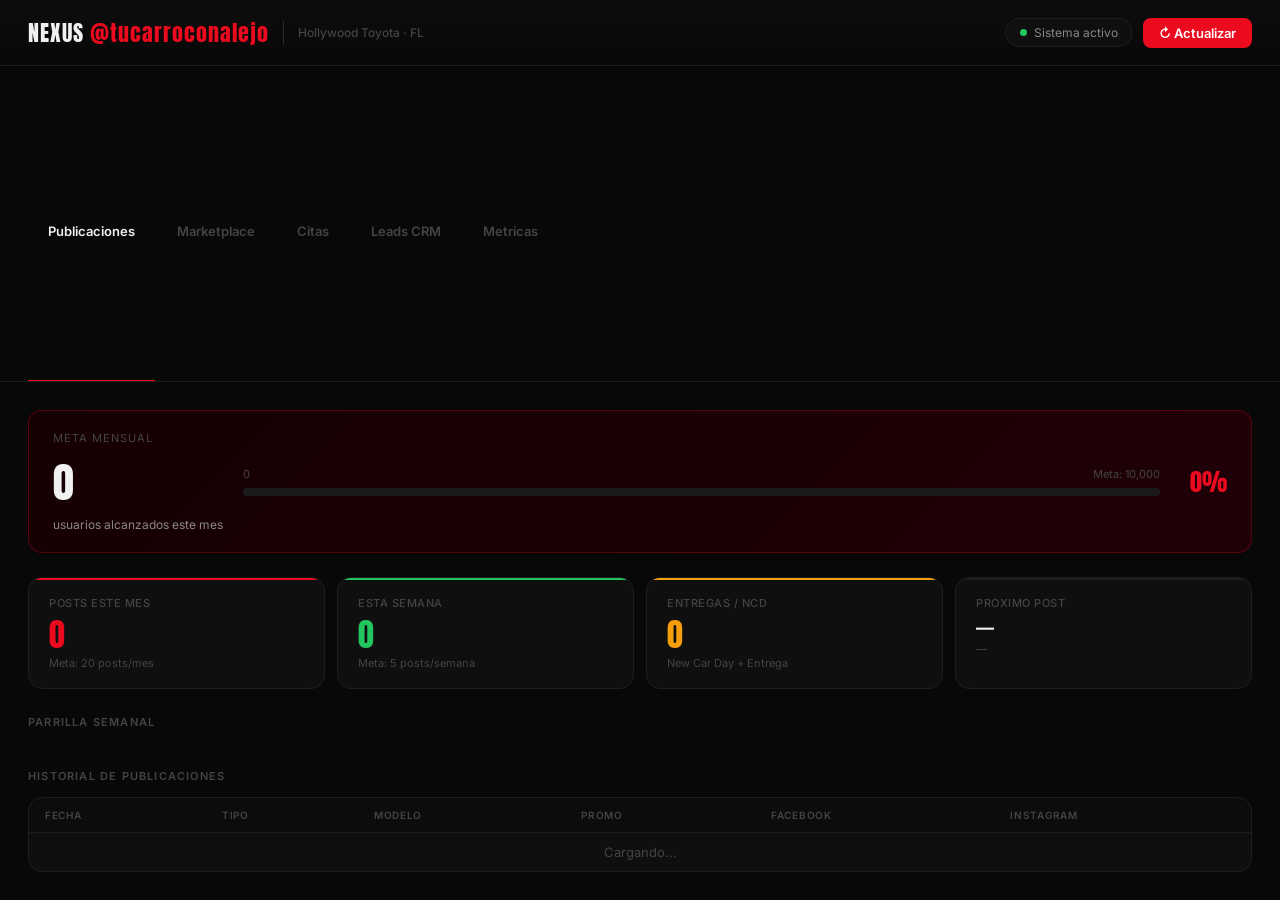
<file: dashboard.html>
<!DOCTYPE html>
<html lang="es">
<head>
<meta charset="UTF-8">
<meta name="viewport" content="width=device-width, initial-scale=1.0">
<title>NEXUS Dashboard — @tucarroconalejo</title>
<link href="https://fonts.googleapis.com/css2?family=Anton&family=Inter:wght@400;500;600;700&display=swap" rel="stylesheet">
<style>
:root {
  --red:       #EB0A1E;
  --red-dim:   rgba(235,10,30,0.12);
  --red-glow:  rgba(235,10,30,0.25);
  --green:     #22c55e;
  --gold:      #F59E0B;
  --blue:      #3B82F6;
  --bg:        #080808;
  --surface:   #0F0F0F;
  --elevated:  #151515;
  --hover:     #1A1A1A;
  --border:    #1E1E1E;
  --border-2:  #2A2A2A;
  --text:      #F0F0F0;
  --text-2:    #888;
  --text-3:    #444;
  --font:      'Inter', sans-serif;
  --font-b:    'Anton', sans-serif;
}
* { margin:0; padding:0; box-sizing:border-box; }
body { font-family:var(--font); background:var(--bg); color:var(--text); min-height:100vh; }

/* ── Scrollbar ── */
::-webkit-scrollbar { width:5px; height:5px; }
::-webkit-scrollbar-track { background:var(--bg); }
::-webkit-scrollbar-thumb { background:var(--border-2); border-radius:10px; }

/* ── Layout ── */
.layout { display:grid; grid-template-rows:auto 1fr; min-height:100vh; }

/* ── Header ── */
.header {
  display:flex; justify-content:space-between; align-items:center;
  padding:16px 28px; border-bottom:1px solid var(--border);
  background:linear-gradient(180deg, #0D0D0D 0%, var(--bg) 100%);
  position:sticky; top:0; z-index:50;
}
.brand { display:flex; align-items:center; gap:14px; }
.brand-logo {
  font-family:var(--font-b); font-size:22px; letter-spacing:1px;
  color:var(--text);
}
.brand-logo span { color:var(--red); }
.brand-sep { width:1px; height:24px; background:var(--border-2); }
.brand-sub { font-size:12px; color:var(--text-3); font-weight:500; }

.header-right { display:flex; align-items:center; gap:10px; }
.live-badge {
  display:flex; align-items:center; gap:7px;
  background:var(--surface); border:1px solid var(--border);
  padding:6px 14px; border-radius:20px; font-size:12px; color:var(--text-2);
}
.live-dot {
  width:7px; height:7px; background:var(--green);
  border-radius:50%; animation:blink 2s infinite;
}
@keyframes blink { 0%,100%{opacity:1} 50%{opacity:.35} }
.btn-refresh {
  background:var(--red); color:#fff; border:none;
  padding:7px 16px; border-radius:8px; font-size:13px; font-weight:600;
  cursor:pointer; transition:background .15s, transform .1s;
  font-family:var(--font);
}
.btn-refresh:hover { background:#C5000F; }
.btn-refresh:active { transform:scale(.96); }

/* ── Tabs ── */
.tabs-bar {
  display:flex; gap:2px; padding:16px 28px 0;
  border-bottom:1px solid var(--border);
  overflow-x:auto; scrollbar-width:none;
}
.tabs-bar::-webkit-scrollbar { display:none; }
.tab {
  position:relative; padding:10px 20px; font-size:13px; font-weight:600;
  color:var(--text-3); background:transparent; border:none; cursor:pointer;
  white-space:nowrap; transition:color .18s; font-family:var(--font);
  border-bottom:2px solid transparent; margin-bottom:-1px;
}
.tab:hover { color:var(--text-2); }
.tab.active { color:var(--text); border-bottom-color:var(--red); }
.tab .badge-cnt {
  display:inline-flex; align-items:center; justify-content:center;
  background:var(--red); color:#fff; font-size:10px; font-weight:700;
  width:18px; height:18px; border-radius:9px; margin-left:6px;
}

/* ── Content ── */
.content { padding:28px; }
.tab-panel { display:none; }
.tab-panel.active { display:block; }

/* ── Shared components ── */
.section-title {
  font-size:11px; font-weight:600; color:var(--text-3);
  text-transform:uppercase; letter-spacing:1.2px; margin-bottom:14px;
}
.no-data { text-align:center; padding:40px; color:var(--text-3); font-size:13px; }

.pill { display:inline-block; padding:3px 9px; border-radius:10px; font-size:10px; font-weight:700; }
.pill-red   { background:rgba(235,10,30,.15);  color:#FF5566; }
.pill-blue  { background:rgba(59,130,246,.15); color:#60A5FA; }
.pill-gold  { background:rgba(245,158,11,.15); color:#FBBF24; }
.pill-green { background:rgba(34,197,94,.15);  color:#4ADE80; }
.pill-gray  { background:rgba(100,100,100,.15);color:var(--text-2); }

/* ── Stat card ── */
.stat-grid { display:grid; gap:12px; margin-bottom:24px; }
.stat-grid-4 { grid-template-columns:repeat(4,1fr); }
.stat-grid-5 { grid-template-columns:repeat(5,1fr); }
.stat-grid-3 { grid-template-columns:repeat(3,1fr); }

.stat-card {
  background:var(--surface); border:1px solid var(--border);
  border-radius:14px; padding:18px 20px;
  position:relative; overflow:hidden;
  transition:border-color .18s, transform .15s;
}
.stat-card:hover { border-color:var(--border-2); transform:translateY(-1px); }
.stat-card::before {
  content:''; position:absolute; top:0; left:0; right:0; height:2px;
  background:var(--accent, var(--border));
}
.stat-card.red   { --accent:var(--red); }
.stat-card.green { --accent:var(--green); }
.stat-card.gold  { --accent:var(--gold); }
.stat-card.blue  { --accent:var(--blue); }

.stat-label { font-size:11px; color:var(--text-3); font-weight:500; text-transform:uppercase; letter-spacing:.5px; margin-bottom:9px; }
.stat-value { font-family:var(--font-b); font-size:32px; letter-spacing:.5px; color:var(--text); line-height:1; margin-bottom:5px; }
.stat-card.red   .stat-value { color:var(--red); }
.stat-card.green .stat-value { color:var(--green); }
.stat-card.gold  .stat-value { color:var(--gold); }
.stat-card.blue  .stat-value { color:var(--blue); }
.stat-sub { font-size:11px; color:var(--text-3); }

/* ── Table ── */
.table-box {
  background:var(--surface); border:1px solid var(--border);
  border-radius:14px; overflow:hidden;
}
.data-table { width:100%; border-collapse:collapse; }
.data-table th {
  text-align:left; font-size:10px; color:var(--text-3); font-weight:600;
  text-transform:uppercase; letter-spacing:.7px;
  padding:11px 16px; border-bottom:1px solid var(--border);
  background:rgba(0,0,0,.2);
}
.data-table th.r { text-align:right; }
.data-table td {
  padding:11px 16px; border-bottom:1px solid var(--border);
  font-size:13px;
}
.data-table tr:last-child td { border-bottom:none; }
.data-table tr:hover td { background:var(--elevated); }
.data-table tr { transition:background .12s; }

/* ── Banner ── */
.banner {
  border-radius:14px; padding:20px 24px; margin-bottom:22px;
  display:flex; align-items:center; gap:20px; flex-wrap:wrap;
}
.banner-red { background:linear-gradient(135deg,#150003,#200008); border:1px solid rgba(235,10,30,.3); }
.banner-green { background:linear-gradient(135deg,#001506,#002510); border:1px solid rgba(34,197,94,.3); }

/* ── TAB 1: Publicaciones ── */
.goal-wrap { display:flex; align-items:center; gap:24px; flex:1; }
.goal-num { font-family:var(--font-b); font-size:42px; color:var(--text); letter-spacing:.5px; }
.goal-meta { font-size:12px; color:var(--text-2); margin-top:3px; }
.goal-bar-col { flex:1; }
.goal-bar-labels { display:flex; justify-content:space-between; font-size:11px; color:var(--text-3); margin-bottom:7px; }
.goal-bar-bg { background:var(--hover); border-radius:6px; height:8px; overflow:hidden; }
.goal-bar-fill { background:linear-gradient(90deg,var(--red),#FF4455); height:100%; border-radius:6px; transition:width .8s ease; }
.goal-pct-badge { font-family:var(--font-b); font-size:24px; color:var(--red); white-space:nowrap; margin-left:10px; }

.parrilla { display:grid; grid-template-columns:repeat(7,1fr); gap:8px; margin-bottom:24px; }
.day-card {
  background:var(--surface); border:1px solid var(--border);
  border-radius:12px; padding:12px 6px; text-align:center;
  transition:border-color .15s;
}
.day-card.active { border-color:rgba(235,10,30,.4); background:rgba(235,10,30,.05); }
.day-card.today  { border-color:var(--gold); background:rgba(245,158,11,.06); }
.day-name { font-size:10px; color:var(--text-3); text-transform:uppercase; letter-spacing:.5px; margin-bottom:7px; }
.day-empty { color:var(--border-2); font-size:11px; }
.day-time { font-size:10px; color:var(--text-3); margin-top:5px; }

/* ── TAB 2: Marketplace ── */
.bar-wrap { display:flex; align-items:center; gap:8px; }
.bar-bg { background:var(--hover); border-radius:4px; height:5px; width:70px; }
.bar-fill { background:linear-gradient(90deg,#2d6e00,#4aba20); height:100%; border-radius:4px; }
.badge-hot { background:rgba(235,10,30,.15); color:#FF5566; font-size:10px; font-weight:700; padding:2px 8px; border-radius:10px; }
.score-a { background:rgba(34,197,94,.12);  color:#4ADE80; border:1px solid rgba(34,197,94,.3);  padding:2px 8px; border-radius:6px; font-size:11px; font-weight:700; }
.score-b { background:rgba(59,130,246,.12); color:#60A5FA; border:1px solid rgba(59,130,246,.3); padding:2px 8px; border-radius:6px; font-size:11px; font-weight:700; }
.score-c { background:rgba(245,158,11,.12); color:#FBBF24; border:1px solid rgba(245,158,11,.3); padding:2px 8px; border-radius:6px; font-size:11px; font-weight:700; }
.score-d { background:rgba(235,10,30,.12);  color:#FF5566; border:1px solid rgba(235,10,30,.3);  padding:2px 8px; border-radius:6px; font-size:11px; font-weight:700; }
.score-na { color:var(--text-3); font-size:11px; }
.zero { color:var(--border-2); }

/* ── TAB 3: Citas ── */
.appt-grid { display:grid; grid-template-columns:repeat(auto-fill,minmax(280px,1fr)); gap:14px; }
.appt-card {
  background:var(--surface); border:1px solid var(--border);
  border-radius:14px; padding:18px 20px; position:relative;
  transition:border-color .15s, transform .15s;
}
.appt-card:hover { transform:translateY(-2px); }
.appt-card.confirmed { border-color:rgba(34,197,94,.3); }
.appt-card.pending   { border-color:rgba(245,158,11,.3); }
.appt-id { position:absolute; top:12px; right:14px; font-size:10px; color:var(--border-2); font-family:monospace; }
.appt-status { font-size:10px; font-weight:700; text-transform:uppercase; letter-spacing:.8px; margin-bottom:8px; }
.appt-card.confirmed .appt-status { color:var(--green); }
.appt-card.pending   .appt-status { color:var(--gold); }
.appt-name { font-size:16px; font-weight:700; margin-bottom:3px; }
.appt-car  { font-size:12px; color:var(--text-2); margin-bottom:12px; }
.appt-row  { font-size:13px; color:var(--text-2); margin-bottom:5px; }
.appt-phone { font-size:12px; color:var(--text-3); margin-bottom:14px; }
.appt-actions { display:flex; gap:8px; margin-top:14px; }
.btn-ok {
  background:rgba(34,197,94,.1); color:var(--green);
  border:1px solid rgba(34,197,94,.3); padding:7px 16px;
  border-radius:8px; font-size:12px; font-weight:600;
  cursor:pointer; font-family:var(--font); transition:background .15s;
}
.btn-ok:hover { background:rgba(34,197,94,.2); }
.btn-no {
  background:rgba(235,10,30,.1); color:#FF5566;
  border:1px solid rgba(235,10,30,.3); padding:7px 16px;
  border-radius:8px; font-size:12px; font-weight:600;
  cursor:pointer; font-family:var(--font); transition:background .15s;
}
.btn-no:hover { background:rgba(235,10,30,.2); }

/* ── TAB 4: Leads CRM ── */
.leads-toolbar {
  display:flex; justify-content:space-between; align-items:center; margin-bottom:20px;
}
.leads-filters { display:flex; gap:6px; }
.filter-btn {
  padding:7px 16px; border-radius:8px; font-size:12px; font-weight:600;
  border:1px solid var(--border); background:transparent; color:var(--text-3);
  cursor:pointer; font-family:var(--font); transition:all .15s;
}
.filter-btn:hover { border-color:var(--border-2); color:var(--text-2); }
.filter-btn.active { background:var(--red-dim); border-color:rgba(235,10,30,.4); color:var(--red); }
.leads-count-label { font-size:12px; color:var(--text-3); }

.lead-row {
  background:var(--surface); border:1px solid var(--border);
  border-radius:12px; padding:16px 18px; margin-bottom:8px;
  display:grid; grid-template-columns:auto 1fr auto; gap:16px; align-items:center;
  transition:border-color .15s, transform .12s;
}
.lead-row:hover { border-color:var(--border-2); transform:translateX(2px); }
.lead-row.followed-up { opacity:.5; }
.lead-row.followed-up:hover { opacity:.75; }

.lead-flame { font-size:18px; flex-shrink:0; }
.lead-body {}
.lead-header { display:flex; align-items:center; gap:10px; margin-bottom:5px; flex-wrap:wrap; }
.lead-client { font-size:14px; font-weight:700; }
.lead-car { font-size:12px; color:var(--text-2); }
.lead-message { font-size:13px; color:var(--text-2); margin-top:4px; line-height:1.5; }
.lead-meta { display:flex; align-items:center; gap:10px; margin-top:8px; }
.lead-time { font-size:11px; color:var(--text-3); }
.lead-platform { }

.lead-actions { display:flex; align-items:center; gap:8px; flex-shrink:0; }
.btn-followup {
  background:transparent; border:1px solid var(--border);
  color:var(--text-3); padding:7px 14px; border-radius:8px;
  font-size:12px; font-weight:600; cursor:pointer; font-family:var(--font);
  transition:all .15s; white-space:nowrap;
}
.btn-followup:hover { border-color:rgba(34,197,94,.4); color:var(--green); background:rgba(34,197,94,.08); }
.btn-followup.done { background:rgba(34,197,94,.1); border-color:rgba(34,197,94,.3); color:var(--green); }
.btn-delete {
  background:transparent; border:1px solid var(--border);
  color:var(--text-3); width:34px; height:34px; border-radius:8px;
  font-size:14px; cursor:pointer; display:flex; align-items:center; justify-content:center;
  transition:all .15s;
}
.btn-delete:hover { border-color:rgba(235,10,30,.4); color:#FF5566; background:rgba(235,10,30,.08); }

.leads-empty {
  text-align:center; padding:60px; color:var(--text-3);
  background:var(--surface); border:1px solid var(--border); border-radius:14px;
}
.leads-empty-icon { font-size:36px; margin-bottom:12px; }
.leads-empty-text { font-size:14px; }

/* ── TAB 5: Métricas ── */
.metrics-notice {
  background:var(--surface); border:1px solid var(--border);
  border-radius:12px; padding:14px 18px; font-size:12px; color:var(--text-3);
  margin-bottom:22px; display:flex; gap:12px; align-items:center;
}
.metrics-notice strong { color:var(--text-2); }
.metrics-actions { display:flex; gap:8px; margin-left:auto; flex-shrink:0; }

.btn-sm {
  background:var(--elevated); border:1px solid var(--border-2);
  color:var(--text-2); padding:7px 16px; border-radius:8px;
  font-size:12px; font-weight:600; cursor:pointer; font-family:var(--font);
  transition:all .15s; white-space:nowrap;
}
.btn-sm:hover { color:var(--text); border-color:var(--text-3); }
.btn-sm.green-sm { background:rgba(34,197,94,.08); border-color:rgba(34,197,94,.25); color:#4ADE80; }
.btn-sm.green-sm:hover { background:rgba(34,197,94,.15); }

.metrics-top-row { display:grid; grid-template-columns:1fr 300px; gap:16px; margin-bottom:24px; }
.eng-grid { display:grid; grid-template-columns:repeat(3,1fr); gap:12px; }
.eng-card {
  background:var(--surface); border:1px solid var(--border);
  border-radius:12px; padding:16px 18px; text-align:center;
}
.eng-card .ev { font-family:var(--font-b); font-size:28px; margin-bottom:5px; letter-spacing:.5px; }
.eng-card .el { font-size:10px; color:var(--text-3); text-transform:uppercase; letter-spacing:.5px; }
.eng-card.red   .ev { color:var(--red); }
.eng-card.green .ev { color:var(--green); }
.eng-card.gold  .ev { color:var(--gold); }
.eng-card.blue  .ev { color:var(--blue); }

.estado-wrap { display:grid; grid-template-columns:1fr 1fr; gap:14px; margin-bottom:24px; }
.estado-card {
  background:var(--surface); border:1px solid var(--border);
  border-radius:14px; padding:20px 22px;
}
.estado-card h3 { font-size:10px; color:var(--text-3); text-transform:uppercase; letter-spacing:1px; margin-bottom:14px; }
.estado-ritmo { display:flex; align-items:center; gap:16px; }
.ritmo-num { font-family:var(--font-b); font-size:40px; line-height:1; }
.ritmo-num.ok   { color:var(--green); }
.ritmo-num.warn { color:var(--gold); }
.ritmo-num.bad  { color:var(--red); }
.ritmo-detail { font-size:12px; color:var(--text-3); line-height:1.8; }
.ritmo-detail strong { color:var(--text-2); }
.insight-list { list-style:none; }
.insight-list li {
  font-size:12px; color:var(--text-2); padding:6px 0;
  border-bottom:1px solid var(--border); display:flex; gap:9px; align-items:flex-start; line-height:1.5;
}
.insight-list li:last-child { border:none; }

.report-card {
  background:var(--surface); border:1px solid var(--border);
  border-radius:14px; padding:20px 22px;
}
.report-card h3 { font-size:10px; color:var(--text-3); text-transform:uppercase; letter-spacing:1px; margin-bottom:16px; }
.report-countdown { display:flex; gap:10px; justify-content:center; margin-bottom:14px; }
.rc-block {
  background:var(--bg); border:1px solid var(--border);
  border-radius:10px; padding:10px 14px; text-align:center; min-width:56px;
}
.rc-block .rcv { font-family:var(--font-b); font-size:24px; color:var(--red); }
.rc-block .rcl { font-size:9px; color:var(--text-3); text-transform:uppercase; letter-spacing:.5px; }
.report-next { font-size:11px; color:var(--text-3); text-align:center; margin-bottom:12px; }
.report-history { font-size:11px; color:var(--text-3); }
.report-row { display:flex; justify-content:space-between; padding:5px 0; border-bottom:1px solid var(--border); }
.report-row:last-child { border:none; }

.chart-wrap {
  background:var(--surface); border:1px solid var(--border);
  border-radius:14px; padding:20px 22px; margin-bottom:24px;
}
.chart-wrap h3 {
  font-size:11px; color:var(--text-3); text-transform:uppercase; letter-spacing:1px;
  margin-bottom:6px; display:flex; justify-content:space-between; align-items:center;
}
.chart-legend { display:flex; gap:20px; font-size:11px; color:var(--text-3); margin-bottom:14px; }
.chart-legend span { display:flex; align-items:center; gap:6px; }
.chart-legend i { width:24px; height:2.5px; border-radius:2px; display:inline-block; }
.chart-svg { width:100%; overflow:visible; }
.updated-ts { font-size:11px; color:var(--text-3); margin-bottom:18px; }

.type-bars { display:grid; grid-template-columns:repeat(auto-fill,minmax(165px,1fr)); gap:12px; margin-bottom:24px; }
.type-bar-card {
  background:var(--surface); border:1px solid var(--border);
  border-radius:12px; padding:14px 16px;
  transition:border-color .15s;
}
.type-bar-card:hover { border-color:var(--border-2); }
.type-bar-card .tl { font-size:12px; font-weight:600; margin-bottom:10px; display:flex; justify-content:space-between; }
.type-bar-card .tl .avg { color:var(--red); font-weight:700; }
.type-bar-bg { background:var(--hover); border-radius:4px; height:5px; margin-bottom:7px; }
.type-bar-fill { background:linear-gradient(90deg,var(--red),#FF4455); height:100%; border-radius:4px; transition:width .6s; }
.type-bar-sub { font-size:10px; color:var(--text-3); }

/* ── Responsive ── */
@media (max-width:768px) {
  .header { padding:12px 16px; }
  .brand-sub { display:none; }
  .content { padding:16px; }
  .tabs-bar { padding:12px 16px 0; }
  .stat-grid-4 { grid-template-columns:1fr 1fr; }
  .stat-grid-5 { grid-template-columns:1fr 1fr; }
  .parrilla { grid-template-columns:repeat(4,1fr); }
  .metrics-top-row { grid-template-columns:1fr; }
  .estado-wrap { grid-template-columns:1fr; }
  .eng-grid { grid-template-columns:1fr 1fr; }
  .lead-row { grid-template-columns:auto 1fr; }
  .lead-actions { grid-column:1/-1; justify-content:flex-end; }
}
</style>
</head>
<body>
<div class="layout">

<!-- ── Header ── -->
<header class="header">
  <div class="brand">
    <div class="brand-logo">NEXUS <span>@tucarroconalejo</span></div>
    <div class="brand-sep"></div>
    <div class="brand-sub">Hollywood Toyota · FL</div>
  </div>
  <div class="header-right">
    <div class="live-badge">
      <span class="live-dot"></span>Sistema activo
    </div>
    <button class="btn-refresh" onclick="refreshAll()">&#8635; Actualizar</button>
  </div>
</header>

<!-- ── Tabs ── -->
<div class="tabs-bar">
  <button class="tab" id="tab-pub"     onclick="switchTab('publicaciones')">Publicaciones</button>
  <button class="tab" id="tab-mp"      onclick="switchTab('marketplace')">Marketplace</button>
  <button class="tab" id="tab-citas"   onclick="switchTab('citas')">Citas</button>
  <button class="tab" id="tab-leads"   onclick="switchTab('leads')">Leads CRM <span class="badge-cnt" id="leads-badge" style="display:none">0</span></button>
  <button class="tab" id="tab-metrics" onclick="switchTab('metrics')">Metricas</button>
</div>

<!-- ── Content ── -->
<div class="content">

<!-- ══ TAB 1: PUBLICACIONES ══ -->
<div class="tab-panel" id="panel-publicaciones">

  <div class="banner banner-red" style="margin-bottom:24px;">
    <div>
      <div style="font-size:11px;color:var(--text-3);text-transform:uppercase;letter-spacing:1px;margin-bottom:6px;">Meta mensual</div>
      <div class="goal-num" id="reach-count">0</div>
      <div class="goal-meta">usuarios alcanzados este mes</div>
    </div>
    <div class="goal-bar-col">
      <div class="goal-bar-labels"><span>0</span><span>Meta: 10,000</span></div>
      <div class="goal-bar-bg"><div class="goal-bar-fill" id="goal-bar" style="width:0%"></div></div>
    </div>
    <div class="goal-pct-badge" id="goal-pct">0%</div>
  </div>

  <div class="stat-grid stat-grid-4" style="margin-bottom:26px;">
    <div class="stat-card red">
      <div class="stat-label">Posts este mes</div>
      <div class="stat-value" id="posts-month">0</div>
      <div class="stat-sub">Meta: 20 posts/mes</div>
    </div>
    <div class="stat-card green">
      <div class="stat-label">Esta semana</div>
      <div class="stat-value" id="posts-week">0</div>
      <div class="stat-sub">Meta: 5 posts/semana</div>
    </div>
    <div class="stat-card gold">
      <div class="stat-label">Entregas / NCD</div>
      <div class="stat-value" id="entregas-count">0</div>
      <div class="stat-sub">New Car Day + Entrega</div>
    </div>
    <div class="stat-card">
      <div class="stat-label">Proximo post</div>
      <div class="stat-value" style="font-size:18px;font-family:var(--font);font-weight:700" id="next-post">&#8212;</div>
      <div class="stat-sub" id="next-time">&#8212;</div>
    </div>
  </div>

  <div class="section-title">Parrilla semanal</div>
  <div class="parrilla" id="parrilla" style="margin-bottom:26px;"></div>

  <div class="section-title">Historial de publicaciones</div>
  <div class="table-box">
    <table class="data-table">
      <thead>
        <tr>
          <th>Fecha</th><th>Tipo</th><th>Modelo</th>
          <th>Promo</th><th>Facebook</th><th>Instagram</th>
        </tr>
      </thead>
      <tbody id="posts-body">
        <tr><td colspan="6" class="no-data">Cargando...</td></tr>
      </tbody>
    </table>
  </div>

</div>

<!-- ══ TAB 2: MARKETPLACE ══ -->
<div class="tab-panel" id="panel-marketplace">

  <div class="stat-grid stat-grid-5" style="margin-bottom:22px;">
    <div class="stat-card">
      <div class="stat-label">Listings activos</div>
      <div class="stat-value" id="mp-listings">44</div>
    </div>
    <div class="stat-card green">
      <div class="stat-label">Mensajes</div>
      <div class="stat-value" id="mp-total-msg">0</div>
    </div>
    <div class="stat-card red">
      <div class="stat-label">Hot Leads</div>
      <div class="stat-value" id="mp-total-hl">0</div>
    </div>
    <div class="stat-card gold">
      <div class="stat-label">Conversion</div>
      <div class="stat-value" id="mp-conv">0%</div>
    </div>
    <div class="stat-card blue">
      <div class="stat-label">Citas MP</div>
      <div class="stat-value" id="mp-total-appts">0</div>
    </div>
  </div>

  <div class="banner banner-green" id="mp-banner" style="display:none;margin-bottom:22px;">
    <div style="font-size:24px;">&#127942;</div>
    <div>
      <div style="font-size:10px;color:#4ADE80;font-weight:700;text-transform:uppercase;letter-spacing:.7px;margin-bottom:4px;">Listing mas efectivo</div>
      <div style="font-size:17px;font-weight:700;" id="mp-top-car">&#8212;</div>
      <div style="font-size:12px;color:var(--text-3);margin-top:2px;" id="mp-top-sub">&#8212;</div>
    </div>
  </div>

  <div class="section-title" style="display:flex;justify-content:space-between;align-items:center;">
    <span>Ranking de efectividad</span>
    <span id="mp-subtitle" style="font-size:11px;color:var(--text-3);font-weight:400;text-transform:none;letter-spacing:0;"></span>
  </div>
  <div class="table-box">
    <table class="data-table">
      <thead>
        <tr>
          <th style="width:36px">#</th>
          <th>Vehiculo</th>
          <th class="r">Mensajes</th>
          <th class="r">Hot Leads</th>
          <th class="r">Citas</th>
          <th class="r">Declinados</th>
          <th class="r">Conv%</th>
          <th>Score</th>
          <th>Ultimo contacto</th>
        </tr>
      </thead>
      <tbody id="mp-tbody">
        <tr><td colspan="9" class="no-data">Cargando...</td></tr>
      </tbody>
    </table>
  </div>

</div>

<!-- ══ TAB 3: CITAS ══ -->
<div class="tab-panel" id="panel-citas">

  <div class="section-title" style="display:flex;justify-content:space-between;align-items:center;margin-bottom:18px;">
    <span>Citas agendadas</span>
    <span id="appt-count" style="font-size:11px;color:var(--text-3);font-weight:400;text-transform:none;letter-spacing:0;"></span>
  </div>
  <div class="appt-grid" id="appt-grid">
    <div style="color:var(--text-3);font-size:14px;padding:20px 0;">Cargando...</div>
  </div>

</div>

<!-- ══ TAB 4: LEADS CRM ══ -->
<div class="tab-panel" id="panel-leads">

  <div class="leads-toolbar">
    <div class="leads-filters">
      <button class="filter-btn active" id="f-all"     onclick="setFilter('all')">Todos</button>
      <button class="filter-btn"        id="f-pending" onclick="setFilter('pending')">Pendientes</button>
      <button class="filter-btn"        id="f-done"    onclick="setFilter('done')">Atendidos</button>
    </div>
    <div class="leads-count-label" id="leads-count-label"></div>
  </div>

  <div id="leads-list"></div>

</div>

<!-- ══ TAB 5: METRICAS ══ -->
<div class="tab-panel" id="panel-metrics">

  <div class="estado-wrap">
    <div class="estado-card">
      <h3>Ritmo vs. meta mensual</h3>
      <div class="estado-ritmo">
        <div class="ritmo-num" id="ritmo-status">&#8212;</div>
        <div class="ritmo-detail" id="ritmo-detail">Cargando...</div>
      </div>
    </div>
    <div class="estado-card">
      <h3>Insights al dia de hoy</h3>
      <ul class="insight-list" id="insight-list">
        <li><span>&#9203;</span> Cargando analisis...</li>
      </ul>
    </div>
  </div>

  <div class="metrics-notice">
    <div>
      <strong>Disponible ahora:</strong> likes y comentarios reales de Instagram. &nbsp;
      <strong style="color:var(--text-3)">Al rotar token:</strong> reach, impresiones, saves.
    </div>
    <div class="metrics-actions">
      <button class="btn-sm" onclick="refreshMetrics()">&#8635; Actualizar</button>
      <button class="btn-sm green-sm" onclick="downloadLensReport()">&#11015; Reporte</button>
    </div>
  </div>
  <div class="updated-ts" id="metrics-updated">Cargando...</div>

  <div class="metrics-top-row">
    <div class="eng-grid">
      <div class="eng-card red">
        <div class="ev" id="m-total-eng">&#8212;</div>
        <div class="el">Interacciones mes</div>
      </div>
      <div class="eng-card gold">
        <div class="ev" id="m-avg-eng">&#8212;</div>
        <div class="el">Promedio / post</div>
      </div>
      <div class="eng-card green">
        <div class="ev" id="m-best-type" style="font-size:15px">&#8212;</div>
        <div class="el">Mejor formato</div>
      </div>
      <div class="eng-card blue">
        <div class="ev" id="m-total-likes">&#8212;</div>
        <div class="el">Likes totales</div>
      </div>
      <div class="eng-card">
        <div class="ev" id="m-total-comments">&#8212;</div>
        <div class="el">Comentarios</div>
      </div>
      <div class="eng-card">
        <div class="ev" id="m-posts-scored" style="color:var(--text-2)">&#8212;</div>
        <div class="el">Posts evaluados</div>
      </div>
    </div>

    <div class="report-card">
      <h3>Proximo reporte</h3>
      <div class="report-countdown">
        <div class="rc-block"><div class="rcv" id="rc-days">&#8212;</div><div class="rcl">dias</div></div>
        <div class="rc-block"><div class="rcv" id="rc-hours">&#8212;</div><div class="rcl">horas</div></div>
        <div class="rc-block"><div class="rcv" id="rc-mins">&#8212;</div><div class="rcl">mins</div></div>
      </div>
      <div class="report-next" id="report-next-label">&#8212;</div>
      <div class="report-history">
        <div class="report-row"><span>Frecuencia</span><span style="color:var(--text-2)">Semanal — martes</span></div>
        <div class="report-row"><span>Primer reporte</span><span style="color:var(--text-2)">24 jun 2026</span></div>
        <div class="report-row"><span>Reporte mensual</span><span style="color:var(--text-2)">1ro de cada mes</span></div>
      </div>
    </div>
  </div>

  <div class="chart-wrap">
    <h3>
      <span>Engagement acumulado vs. objetivo mensual</span>
      <span id="chart-goal-label" style="color:var(--red);font-size:13px;font-weight:700"></span>
    </h3>
    <div class="chart-legend">
      <span><i style="background:var(--red)"></i> Real acumulado</span>
      <span><i style="background:var(--border-2)"></i> Ritmo objetivo</span>
      <span id="legend-today" style="display:none"><i style="background:var(--gold);width:2px;height:12px;border-radius:0"></i> Hoy</span>
    </div>
    <svg class="chart-svg" id="eng-chart" height="180"></svg>
  </div>

  <div class="section-title">Rendimiento por tipo de contenido</div>
  <div class="type-bars" id="type-bars"><div class="no-data">Cargando...</div></div>

  <div class="section-title">Historial con calificacion</div>
  <div class="table-box">
    <table class="data-table">
      <thead>
        <tr>
          <th>Fecha</th><th>Tipo</th><th>Modelo</th>
          <th style="text-align:center">Score</th>
          <th class="r">Likes</th><th class="r">Coment.</th>
          <th class="r">Eng.</th><th class="r">Reach</th><th class="r">Saves</th>
        </tr>
      </thead>
      <tbody id="metrics-body">
        <tr><td colspan="9" class="no-data">Cargando...</td></tr>
      </tbody>
    </table>
  </div>

</div><!-- /content -->
</div><!-- /layout -->

<script>
/* ─── Tabs ─── */
const TABS = {
  publicaciones: { btn:"tab-pub",     panel:"panel-publicaciones", load: loadPublicaciones },
  marketplace:   { btn:"tab-mp",      panel:"panel-marketplace",   load: loadMarketplace   },
  citas:         { btn:"tab-citas",   panel:"panel-citas",         load: loadCitas         },
  leads:         { btn:"tab-leads",   panel:"panel-leads",         load: loadLeads         },
  metrics:       { btn:"tab-metrics", panel:"panel-metrics",       load: loadMetrics       },
};
let activeTab = "";

function switchTab(name) {
  if (activeTab === name) return;
  Object.entries(TABS).forEach(([k, t]) => {
    document.getElementById(t.btn).classList.toggle("active", k === name);
    document.getElementById(t.panel).classList.toggle("active", k === name);
  });
  activeTab = name;
  location.hash = name;
  TABS[name].load();
}

function refreshAll() {
  if (activeTab) TABS[activeTab].load();
}

const initTab = Object.keys(TABS).includes(location.hash.slice(1))
  ? location.hash.slice(1) : "publicaciones";
switchTab(initTab);

setInterval(() => { if (activeTab==="publicaciones" && !document.hidden) loadPublicaciones(); }, 30000);
setInterval(() => { if (activeTab==="marketplace"   && !document.hidden) loadMarketplace();   }, 60000);
setInterval(() => { if (activeTab==="citas"         && !document.hidden) loadCitas();          }, 15000);
setInterval(() => { if (activeTab==="leads"         && !document.hidden) loadLeads();          }, 20000);


/* ══ TAB 1: PUBLICACIONES ══ */
const PARRILLA_DEF = [
  { day:"Lun", type:"inventory",   time:"12:00pm", label:"Inventory",   pill:"pill-blue" },
  { day:"Mar", type:"entrega",     time:"8:00pm",  label:"Entrega/NCD", pill:"pill-red"  },
  { day:"Mie", type:"tips",        time:"8:00pm",  label:"Tips",        pill:"pill-green"},
  { day:"Jue", type:null,          time:"—",       label:"Descanso",    pill:""          },
  { day:"Vie", type:"new_car_day", time:"8:00pm",  label:"New Car Day", pill:"pill-red"  },
  { day:"Sab", type:null,          time:"—",       label:"Descanso",    pill:""          },
  { day:"Dom", type:"quote",       time:"9:00am",  label:"Quote",       pill:"pill-gold" },
];
const TYPE_COLORS = {
  inventory:   { cls:"pill-blue",  label:"Inventory"    },
  entrega:     { cls:"pill-red",   label:"Entrega Esp." },
  new_car_day: { cls:"pill-red",   label:"New Car Day"  },
  tips:        { cls:"pill-green", label:"Tips"         },
  quote:       { cls:"pill-gold",  label:"Quote"        },
};
const todayIdx = (new Date().getDay() + 6) % 7;

function renderParrilla() {
  document.getElementById("parrilla").innerHTML = PARRILLA_DEF.map((d,i) => {
    const isToday = i === todayIdx;
    const has = d.type !== null;
    return `<div class="day-card ${isToday?"today":has?"active":""}">
      <div class="day-name">${d.day}${isToday?" &#9664;":""}</div>
      <div>${has?`<span class="pill ${d.pill}">${d.label}</span>`:`<span class="day-empty">—</span>`}</div>
      <div class="day-time">${d.time}</div>
    </div>`;
  }).join("");
}

function getNextPost() {
  const now = new Date();
  const nowDay = (now.getDay()+6)%7;
  const nowMin = now.getHours()*60+now.getMinutes();
  const times = [
    {day:0,min:12*60,label:"Inventory",   subLabel:"Lunes 12:00pm"},
    {day:1,min:20*60,label:"Entrega",     subLabel:"Martes 8:00pm"},
    {day:2,min:20*60,label:"Tips",        subLabel:"Miercoles 8:00pm"},
    {day:4,min:20*60,label:"New Car Day", subLabel:"Viernes 8:00pm"},
    {day:6,min: 9*60,label:"Quote",       subLabel:"Domingo 9:00am"},
  ];
  for (let i=0;i<14;i++) {
    for (const t of times) {
      const diff = (t.day-nowDay+7)%7;
      if (diff>0||(diff===0&&t.min>nowMin)) {
        return {label:t.label, subLabel:diff===0?"Hoy "+t.subLabel.split(" ")[1]:t.subLabel};
      }
    }
  }
  return {label:"—",subLabel:"—"};
}

async function loadPublicaciones() {
  renderParrilla();
  const next = getNextPost();
  document.getElementById("next-post").textContent = next.label;
  document.getElementById("next-time").textContent = next.subLabel;
  try {
    const posts = await (await fetch("posts_log.json?t="+Date.now())).json();
    const now   = new Date();
    const mStart = new Date(now.getFullYear(),now.getMonth(),1);
    const wStart = new Date(now); wStart.setDate(now.getDate()-((now.getDay()+6)%7));
    const thisMonth = posts.filter(p => new Date(p.datetime)>=mStart);
    const thisWeek  = posts.filter(p => new Date(p.datetime)>=wStart);
    const entregas  = posts.filter(p => p.post_type==="entrega"||p.post_type==="new_car_day");
    document.getElementById("posts-month").textContent    = thisMonth.length;
    document.getElementById("posts-week").textContent     = thisWeek.length;
    document.getElementById("entregas-count").textContent = entregas.length;
    const reach = thisMonth.reduce((a,p)=>a+({inventory:800,entrega:1500,new_car_day:1500,tips:600,quote:600}[p.post_type]||600),0);
    document.getElementById("reach-count").textContent = reach.toLocaleString();
    const pct = Math.min(100,Math.round(reach/100));
    document.getElementById("goal-bar").style.width = pct+"%";
    document.getElementById("goal-pct").textContent = pct+"%";
    const tbody = document.getElementById("posts-body");
    if (!posts.length) {
      tbody.innerHTML = '<tr><td colspan="6" class="no-data">Sin publicaciones registradas</td></tr>';
    } else {
      tbody.innerHTML = [...posts].reverse().slice(0,20).map(p => {
        const tc = TYPE_COLORS[p.post_type]||{cls:"",label:p.post_type};
        return `<tr>
          <td style="color:var(--text-3);font-size:12px">${p.datetime}</td>
          <td><span class="pill ${tc.cls}">${tc.label}</span></td>
          <td>Toyota ${p.model||"—"}</td>
          <td style="color:var(--text-2)">${p.promo||"—"}</td>
          <td style="font-size:11px;color:var(--text-3)">${p.fb_id||"—"}</td>
          <td style="font-size:11px;color:var(--text-3)">${p.ig_id||"—"}</td>
        </tr>`;
      }).join("");
    }
  } catch {
    document.getElementById("posts-body").innerHTML =
      '<tr><td colspan="6" class="no-data">posts_log.json no encontrado</td></tr>';
  }
}


/* ══ TAB 2: MARKETPLACE ══ */
async function loadMarketplace() {
  try {
    const [sRes, sumRes] = await Promise.all([
      fetch(`/api/marketplace-stats?t=${Date.now()}`),
      fetch(`/api/marketplace-summary?t=${Date.now()}`),
    ]);
    const stats   = await sRes.json();
    const summary = await sumRes.json();
    document.getElementById("mp-listings").textContent    = summary.total_listings;
    document.getElementById("mp-total-msg").textContent   = summary.total_messages;
    document.getElementById("mp-total-hl").textContent    = summary.total_hot_leads;
    document.getElementById("mp-conv").textContent        = summary.conversion_rate+"%";
    document.getElementById("mp-total-appts").textContent = summary.total_appointments;
    const active = stats.filter(s=>s.messages>0).length;
    document.getElementById("mp-subtitle").textContent = `${active} de ${summary.total_listings} con actividad`;
    const banner = document.getElementById("mp-banner");
    if (summary.top_listing && summary.top_listing.messages>0) {
      const top = summary.top_listing;
      banner.style.display = "flex";
      document.getElementById("mp-top-car").textContent =
        `${top.yr} Toyota ${top.model} ${top.trim}`.trim();
      document.getElementById("mp-top-sub").textContent =
        `Score ${top.score}  ·  ${top.messages} mensajes  ·  ${top.hot_leads} hot leads  ·  ${top.conversion_rate}% conv.`;
    } else {
      banner.style.display = "none";
    }
    const maxScore = Math.max(...stats.map(s=>s.score),1);
    const tbody = document.getElementById("mp-tbody");
    if (!stats.length) {
      tbody.innerHTML = '<tr><td colspan="9" class="no-data">Sin listings</td></tr>';
      return;
    }
    tbody.innerHTML = stats.map((s,i) => {
      const rank  = i+1;
      const isTop = rank===1 && s.messages>0;
      const pct   = Math.round((Math.max(s.score,0)/maxScore)*100);
      const barStyle = s.score>0
        ? "background:linear-gradient(90deg,#2d6e00,#4aba20)"
        : "background:var(--hover)";
      const last = s.last_contact
        ? new Date(s.last_contact).toLocaleDateString("es-US",{month:"short",day:"numeric",hour:"2-digit",minute:"2-digit"})
        : "—";
      const convClr = s.conversion_rate>=30?"var(--green)":s.conversion_rate>=10?"var(--gold)":"var(--text-3)";
      return `<tr>
        <td style="font-size:12px;color:${isTop?"var(--gold)":"var(--text-3)"};font-weight:700">${isTop?"&#x1F947;":rank}</td>
        <td>
          <div style="font-weight:600">${s.yr} ${s.model} <span style="color:var(--text-3);font-weight:400">${s.trim}</span></div>
          ${s.messages===0?'<div style="font-size:10px;color:var(--text-3);margin-top:2px">Sin actividad aun</div>':""}
        </td>
        <td class="r" style="font-weight:${s.messages>0?600:400};color:${s.messages>0?"var(--text)":"var(--text-3)"}">${s.messages}</td>
        <td class="r">${s.hot_leads>0?`<span class="badge-hot">&#128293; ${s.hot_leads}</span>`:'<span class="zero">0</span>'}</td>
        <td class="r" style="color:${s.appointments>0?"var(--green)":"var(--text-3)"};font-weight:${s.appointments>0?700:400}">${s.appointments}</td>
        <td class="r" style="color:${s.declined>0?"#FF5566":"var(--text-3)"}">${s.declined}</td>
        <td class="r" style="color:${convClr};font-weight:600">${s.conversion_rate}%</td>
        <td>
          <div class="bar-wrap">
            <div class="bar-bg"><div class="bar-fill" style="width:${pct}%;${barStyle}"></div></div>
            <span style="font-size:11px;color:var(--text-3)">${s.score}</span>
          </div>
        </td>
        <td style="font-size:11px;color:var(--text-3)">${last}</td>
      </tr>`;
    }).join("");
  } catch {
    document.getElementById("mp-tbody").innerHTML =
      '<tr><td colspan="9" class="no-data" style="color:var(--text-3)">Reinicia: python3 local_server.py</td></tr>';
  }
}


/* ══ TAB 3: CITAS ══ */
async function confirmAppt(id, btn) {
  btn.disabled=true; btn.textContent="...";
  try {
    const d = await (await fetch(`/api/confirm/${id}`)).json();
    if (d.ok) loadCitas(); else btn.textContent="Error";
  } catch {
    btn.textContent="CLI";
    alert(`Confirma con:\npython3 appointments.py --confirm ${id}`);
  }
}

async function cancelAppt(id, btn) {
  if (!confirm("Cancelar esta cita?")) return;
  btn.disabled=true; btn.textContent="...";
  try {
    const d = await (await fetch(`/api/cancel/${id}`)).json();
    if (d.ok) loadCitas(); else btn.textContent="Error";
  } catch {
    btn.textContent="CLI";
    alert(`Cancela con:\npython3 appointments.py --cancel ${id}`);
  }
}

async function loadCitas() {
  const grid    = document.getElementById("appt-grid");
  const countEl = document.getElementById("appt-count");
  try {
    const appts  = await (await fetch(`/api/appointments?t=${Date.now()}`)).json();
    const active = appts.filter(a=>a.status!=="cancelled");
    const pend   = active.filter(a=>a.status==="pending").length;
    countEl.textContent = `${active.length} activa(s) · ${pend} por confirmar`;
    if (!active.length) {
      grid.innerHTML = '<div style="color:var(--text-3);padding:20px 0;">Sin citas agendadas</div>';
      return;
    }
    const lbl = {pending:"&#9203; Pendiente de confirmar", confirmed:"&#10003; Confirmada"};
    grid.innerHTML = active.map(a => `
      <div class="appt-card ${a.status}">
        <div class="appt-id">${a.id}</div>
        <div class="appt-status">${lbl[a.status]||a.status}</div>
        <div class="appt-name">${a.customer_name}</div>
        <div class="appt-car">${a.car}</div>
        <div class="appt-row">&#128197; ${a.date_preference} &nbsp; &#128336; ${a.time_preference}</div>
        ${a.customer_phone?`<div class="appt-phone">&#128222; ${a.customer_phone}</div>`:""}
        <div class="appt-actions">
          ${a.status==="pending"?`
            <button class="btn-ok" onclick="confirmAppt('${a.id}',this)">&#10003; Confirmar</button>
            <button class="btn-no" onclick="cancelAppt('${a.id}',this)">&#10007; Cancelar</button>
          `:a.status==="confirmed"?`
            <button class="btn-no" onclick="cancelAppt('${a.id}',this)">&#10007; Cancelar</button>
          `:""}
        </div>
      </div>
    `).join("");
  } catch {
    grid.innerHTML = '<div style="color:var(--text-3);padding:20px 0;">Inicia: python3 local_server.py</div>';
    countEl.textContent="";
  }
}


/* ══ TAB 4: LEADS CRM ══ */
let allLeads = [];
let leadFilter = "all";

function setFilter(f) {
  leadFilter = f;
  ["all","pending","done"].forEach(k => {
    document.getElementById("f-"+k).classList.toggle("active", k===f);
  });
  renderLeads();
}

function parseLead(detail) {
  const parts    = detail.split(" | ");
  const source   = (parts[0]||"").trim();
  const clientCar = (parts[1]||"").trim();
  const message  = parts.slice(2).join(" | ").trim();
  const ccParts  = clientCar.split(" · ");
  const client   = (ccParts[0]||"").trim();
  const car      = ccParts.slice(1).join(" · ").trim();
  return { source, client, car, message };
}

function timeAgo(ts) {
  const diff = Date.now() - new Date(ts).getTime();
  const m = Math.floor(diff/60000);
  const h = Math.floor(m/60);
  const d = Math.floor(h/24);
  if (d>0)  return `hace ${d} dia${d>1?"s":""}`;
  if (h>0)  return `hace ${h} hora${h>1?"s":""}`;
  if (m>0)  return `hace ${m} min`;
  return "ahora mismo";
}

function renderLeads() {
  const list = document.getElementById("leads-list");
  let filtered = allLeads;
  if (leadFilter==="pending") filtered = allLeads.filter(l=>!l.followed_up);
  if (leadFilter==="done")    filtered = allLeads.filter(l=>l.followed_up);

  const countEl = document.getElementById("leads-count-label");
  const pending = allLeads.filter(l=>!l.followed_up).length;
  countEl.textContent = `${filtered.length} mostrado(s) · ${pending} pendiente(s)`;

  const badge = document.getElementById("leads-badge");
  if (pending>0) { badge.textContent=pending; badge.style.display="inline-flex"; }
  else           { badge.style.display="none"; }

  if (!filtered.length) {
    list.innerHTML = `
      <div class="leads-empty">
        <div class="leads-empty-icon">&#128293;</div>
        <div class="leads-empty-text">Sin leads en esta vista</div>
      </div>`;
    return;
  }

  list.innerHTML = [...filtered].reverse().map(l => {
    const p = parseLead(l.detail || "");
    const clientDisplay = p.client || "Cliente desconocido";
    const ts = encodeURIComponent(l.ts);
    return `
    <div class="lead-row ${l.followed_up?"followed-up":""}" id="lr-${CSS.escape(l.ts)}">
      <div class="lead-flame">&#128293;</div>
      <div class="lead-body">
        <div class="lead-header">
          <span class="lead-client">${clientDisplay}</span>
          ${p.car?`<span class="pill pill-blue" style="font-size:11px">${p.car}</span>`:""}
        </div>
        ${p.message?`<div class="lead-message">"${p.message}"</div>`:""}
        <div class="lead-meta">
          <span class="lead-time">${timeAgo(l.ts)} · ${new Date(l.ts).toLocaleDateString("es-US",{month:"short",day:"numeric",hour:"2-digit",minute:"2-digit"})}</span>
          <span class="pill pill-gray">${p.source||l.platform||"marketplace"}</span>
          ${l.followed_up?'<span class="pill pill-green">Atendido</span>':""}
        </div>
      </div>
      <div class="lead-actions">
        <button class="btn-followup ${l.followed_up?"done":""}" onclick="toggleFollowup('${ts}', this)">
          ${l.followed_up?"&#10003; Atendido":"&#10003; Marcar atendido"}
        </button>
        <button class="btn-delete" title="Borrar lead" onclick="deleteLead('${ts}', this)">&#128465;</button>
      </div>
    </div>`;
  }).join("");
}

async function loadLeads() {
  try {
    allLeads = await (await fetch(`/api/leads?t=${Date.now()}`)).json();
    renderLeads();
  } catch {
    document.getElementById("leads-list").innerHTML =
      '<div class="leads-empty"><div class="leads-empty-text">Inicia: python3 local_server.py</div></div>';
  }
}

async function deleteLead(encodedTs, btn) {
  if (!confirm("Borrar este lead permanentemente?")) return;
  btn.disabled = true;
  const ts = decodeURIComponent(encodedTs);
  try {
    const res = await fetch(`/api/leads/${encodeURIComponent(ts)}`, { method:"DELETE" });
    const d   = await res.json();
    if (d.ok) {
      allLeads = allLeads.filter(l => l.ts !== ts);
      renderLeads();
    } else {
      btn.disabled = false;
      alert("No se pudo borrar el lead.");
    }
  } catch {
    btn.disabled = false;
    alert("Error de conexion — verifica que el servidor este corriendo.");
  }
}

async function toggleFollowup(encodedTs, btn) {
  const ts = decodeURIComponent(encodedTs);
  try {
    const res = await fetch(`/api/leads/${encodeURIComponent(ts)}/followup`, { method:"PATCH" });
    const d   = await res.json();
    if (d.ok) {
      const lead = allLeads.find(l => l.ts===ts);
      if (lead) lead.followed_up = !lead.followed_up;
      renderLeads();
    }
  } catch {
    alert("Error de conexion.");
  }
}


/* ══ TAB 5: METRICAS ══ */
const TYPE_LABELS = {
  inventory:"Inventory", entrega:"Entrega",
  new_car_day:"New Car Day", tips:"Tips", quote:"Quote",
};

function scorePost(eng, avgEng) {
  if (eng==null) return {label:"—",cls:"score-na"};
  if (avgEng===0) {
    if (eng>=7) return {label:"A",cls:"score-a"};
    if (eng>=3) return {label:"B",cls:"score-b"};
    if (eng>=1) return {label:"C",cls:"score-c"};
    return {label:"D",cls:"score-d"};
  }
  const r = eng/avgEng;
  if (r>=1.5) return {label:"A",cls:"score-a",tip:"Excelente"};
  if (r>=0.8) return {label:"B",cls:"score-b",tip:"Bueno"};
  if (r>=0.4) return {label:"C",cls:"score-c",tip:"Regular"};
  return {label:"D",cls:"score-d",tip:"Mejorar"};
}

function updateReportCountdown() {
  const now   = new Date();
  const first = new Date("2026-06-24T09:00:00-04:00");
  let target  = first > now ? first : (() => {
    const d = new Date(now);
    const daysUntilTue = (2 - d.getDay() + 7) % 7 || 7;
    d.setDate(d.getDate() + daysUntilTue);
    d.setHours(9,0,0,0);
    return d;
  })();
  const diff  = Math.max(0, target-now);
  document.getElementById("rc-days").textContent  = Math.floor(diff/86400000);
  document.getElementById("rc-hours").textContent = Math.floor((diff%86400000)/3600000);
  document.getElementById("rc-mins").textContent  = Math.floor((diff%3600000)/60000);
  document.getElementById("report-next-label").textContent =
    target.toLocaleDateString("es-US",{weekday:"long",day:"numeric",month:"short"})+" · 9:00am";
}
setInterval(updateReportCountdown, 30000);

function drawEngagementChart(posts) {
  const svg   = document.getElementById("eng-chart");
  const W     = svg.parentElement.clientWidth - 40;
  const H     = 160;
  const PAD   = {l:38,r:16,t:10,b:28};
  const cW    = W-PAD.l-PAD.r;
  const cH    = H-PAD.t-PAD.b;
  const start = new Date("2026-06-10T00:00:00");
  const end   = new Date("2026-06-30T23:59:59");
  const today = new Date();
  const GOAL  = 50;
  const totalDays = Math.round((end-start)/86400000)+1;
  document.getElementById("chart-goal-label").textContent = `Meta junio: ${GOAL} interacciones`;
  document.getElementById("legend-today").style.display = "inline-flex";
  const dayMap = {};
  for (const p of posts) {
    if (p.likes==null) continue;
    const key = new Date(p.datetime).toISOString().slice(0,10);
    dayMap[key]=(dayMap[key]||0)+(p.likes||0)+(p.comments||0);
  }
  const points = [];
  let cum = 0;
  for (let i=0;i<=totalDays;i++) {
    const d = new Date(start); d.setDate(d.getDate()+i);
    if (d>today) break;
    cum += dayMap[d.toISOString().slice(0,10)]||0;
    points.push({day:i,val:cum});
  }
  const maxY = Math.max(GOAL,cum,1);
  const xPx  = d => PAD.l+(d/totalDays)*cW;
  const yPx  = v => PAD.t+cH-(v/maxY)*cH;
  const todayDay = Math.min(totalDays, Math.round((today-start)/86400000));
  const yTicks = [0,Math.round(maxY/2),maxY];
  const yLines = yTicks.map(v =>
    `<line x1="${PAD.l}" y1="${yPx(v)}" x2="${PAD.l+cW}" y2="${yPx(v)}" stroke="#1a1a1a" stroke-width="1"/>
     <text x="${PAD.l-6}" y="${yPx(v)+4}" text-anchor="end" font-size="10" fill="#333">${v}</text>`
  ).join("");
  const xLabels = [];
  for (let d=0;d<=totalDays;d+=5) {
    const dt=new Date(start); dt.setDate(dt.getDate()+d);
    xLabels.push(`<text x="${xPx(d)}" y="${H-6}" text-anchor="middle" font-size="10" fill="#333">Jun ${dt.getDate()}</text>`);
  }
  const targetPath = `M${xPx(0)},${yPx(0)} L${xPx(totalDays)},${yPx(GOAL)}`;
  const actualPath = points.length ? "M"+points.map(p=>`${xPx(p.day)},${yPx(p.val)}`).join(" L") : "";
  const fillPath   = points.length ? actualPath+` L${xPx(points.at(-1).day)},${yPx(0)} L${xPx(points[0].day)},${yPx(0)} Z` : "";
  svg.setAttribute("width", W);
  svg.setAttribute("height", H);
  svg.setAttribute("viewBox", `0 0 ${W} ${H}`);
  svg.innerHTML = `
    <defs>
      <linearGradient id="fillGrad" x1="0" y1="0" x2="0" y2="1">
        <stop offset="0%" stop-color="#EB0A1E" stop-opacity="0.22"/>
        <stop offset="100%" stop-color="#EB0A1E" stop-opacity="0"/>
      </linearGradient>
    </defs>
    ${yLines}
    ${xLabels.join("")}
    <line x1="${PAD.l}" y1="${PAD.t}" x2="${PAD.l}" y2="${PAD.t+cH}" stroke="#1e1e1e" stroke-width="1"/>
    <line x1="${PAD.l}" y1="${PAD.t+cH}" x2="${PAD.l+cW}" y2="${PAD.t+cH}" stroke="#1e1e1e" stroke-width="1"/>
    <path d="${fillPath}" fill="url(#fillGrad)"/>
    <path d="${targetPath}" fill="none" stroke="#2a2a2a" stroke-width="1.5" stroke-dasharray="5,4"/>
    ${actualPath?`<path d="${actualPath}" fill="none" stroke="#EB0A1E" stroke-width="2.5" stroke-linejoin="round"/>`:""}
    ${points.length?`<circle cx="${xPx(points.at(-1).day)}" cy="${yPx(points.at(-1).val)}" r="4" fill="#EB0A1E"/>`:""}
    <line x1="${xPx(todayDay)}" y1="${PAD.t}" x2="${xPx(todayDay)}" y2="${PAD.t+cH}" stroke="#F59E0B" stroke-width="1" stroke-dasharray="3,3"/>
    <text x="${xPx(todayDay)+4}" y="${PAD.t+12}" font-size="9" fill="#F59E0B">hoy</text>
    <text x="${PAD.l+cW-2}" y="${yPx(GOAL)-5}" text-anchor="end" font-size="9" fill="#333">meta ${GOAL}</text>`;
}

async function loadMetrics() {
  try {
    const data = await (await fetch(`/api/metrics?t=${Date.now()}`)).json();
    try { renderMetrics(data); }
    catch(e) {
      document.getElementById("insight-list").innerHTML =
        `<li><span>&#9888;</span><span>Error al renderizar: ${e.message}</span></li>`;
    }
  } catch {
    document.getElementById("metrics-body").innerHTML =
      '<tr><td colspan="9" class="no-data">Inicia: python3 local_server.py</td></tr>';
    document.getElementById("insight-list").innerHTML =
      '<li><span>&#9888;</span><span>Servidor no disponible</span></li>';
  }
  updateReportCountdown();
}

async function refreshMetrics() {
  document.getElementById("metrics-updated").textContent = "Actualizando desde Meta...";
  try {
    const data = await (await fetch(`/api/metrics/refresh?t=${Date.now()}`)).json();
    renderMetrics(data);
  } catch {
    document.getElementById("metrics-updated").textContent = "Error al conectar con el servidor";
  }
}

async function downloadLensReport() {
  const btn = document.querySelector('[onclick="downloadLensReport()"]');
  const orig = btn.textContent;
  btn.textContent = "Generando..."; btn.disabled=true;
  try {
    window.open(`/api/lens-report/generate?t=${Date.now()}`,"_blank");
    btn.textContent="&#10003; Abierto";
    setTimeout(()=>{btn.textContent=orig;btn.disabled=false;},2000);
  } catch {
    btn.textContent="Error";
    setTimeout(()=>{btn.textContent=orig;btn.disabled=false;},2000);
  }
}

function renderMetrics(data) {
  const posts      = data.posts||[];
  const hasData    = data.updated!=null;
  document.getElementById("metrics-updated").textContent =
    hasData ? `Actualizado: ${data.updated}` : "Sin datos — pulsa Actualizar";
  const withMetrics    = posts.filter(p=>p.likes!=null);
  const totalLikes     = withMetrics.reduce((a,p)=>a+(p.likes||0),0);
  const totalComments  = withMetrics.reduce((a,p)=>a+(p.comments||0),0);
  const totalEng       = totalLikes+totalComments;
  const avgEng         = withMetrics.length ? totalEng/withMetrics.length : 0;
  document.getElementById("m-total-eng").textContent      = totalEng;
  document.getElementById("m-total-likes").textContent    = totalLikes;
  document.getElementById("m-total-comments").textContent = totalComments;
  document.getElementById("m-avg-eng").textContent        = avgEng ? avgEng.toFixed(1) : "—";
  document.getElementById("m-posts-scored").textContent   = withMetrics.length+"/"+posts.length;
  const byType = {};
  for (const p of withMetrics) {
    const t=p.post_type;
    if (!byType[t]) byType[t]={count:0,eng:0,max:0};
    const eng=(p.likes||0)+(p.comments||0);
    byType[t].count++; byType[t].eng+=eng; byType[t].max=Math.max(byType[t].max,eng);
  }
  const bestEntry = Object.entries(byType).sort((a,b)=>(b[1].eng/b[1].count)-(a[1].eng/a[1].count))[0];
  document.getElementById("m-best-type").textContent = bestEntry ? TYPE_LABELS[bestEntry[0]]||bestEntry[0] : "—";
  const maxAvg = Math.max(...Object.values(byType).map(v=>v.eng/v.count),1);
  document.getElementById("type-bars").innerHTML = Object.keys(byType).length
    ? Object.entries(byType).sort((a,b)=>(b[1].eng/b[1].count)-(a[1].eng/a[1].count)).map(([type,v])=>{
        const avg=(v.eng/v.count).toFixed(1);
        const pct=Math.round((avg/maxAvg)*100);
        const sc=scorePost(v.max,avgEng);
        return `<div class="type-bar-card">
          <div class="tl"><span>${TYPE_LABELS[type]||type}</span><span class="avg">${avg}/post</span></div>
          <div class="type-bar-bg"><div class="type-bar-fill" style="width:${pct}%"></div></div>
          <div class="type-bar-sub">${v.count} post${v.count>1?"s":""} · mejor: <span class="${sc.cls}">${sc.label}</span></div>
        </div>`;
      }).join("")
    : '<div class="no-data">Sin datos de engagement aun</div>';
  const START=new Date("2026-06-10");
  const MONTH_END=new Date("2026-06-30T23:59:59");
  const GOAL=50;
  const totalDays=Math.round((MONTH_END-START)/86400000)+1;
  const elapsed=Math.min(totalDays,Math.round((new Date()-START)/86400000)+1);
  const targetNow=Math.round(GOAL*elapsed/totalDays);
  const delta=totalEng-targetNow;
  const pctGoal=Math.round((totalEng/GOAL)*100);
  const ritmoEl=document.getElementById("ritmo-status");
  const detailEl=document.getElementById("ritmo-detail");
  if (delta>=0) {
    ritmoEl.textContent="+"+delta; ritmoEl.className="ritmo-num ok";
    detailEl.innerHTML=`<strong>Adelante del ritmo</strong><br>Real: ${totalEng} · Objetivo hoy: ${targetNow}<br>Meta junio: ${GOAL} · Avance: ${pctGoal}%`;
  } else if (delta>=-10) {
    ritmoEl.textContent=delta; ritmoEl.className="ritmo-num warn";
    detailEl.innerHTML=`<strong>Ligeramente atrasado</strong><br>Real: ${totalEng} · Objetivo hoy: ${targetNow}<br>Meta junio: ${GOAL} · Avance: ${pctGoal}%`;
  } else {
    ritmoEl.textContent=delta; ritmoEl.className="ritmo-num bad";
    detailEl.innerHTML=`<strong>Atrasado vs. objetivo</strong><br>Real: ${totalEng} · Objetivo hoy: ${targetNow}<br>Meta junio: ${GOAL} · Avance: ${pctGoal}%`;
  }
  const insights=[];
  const sorted=[...withMetrics].sort((a,b)=>((b.likes||0)+(b.comments||0))-((a.likes||0)+(a.comments||0)));
  const best=sorted[0];
  if (best) {
    const bEng=(best.likes||0)+(best.comments||0);
    insights.push(`&#127942; <strong>Mejor post:</strong> ${TYPE_LABELS[best.post_type]||best.post_type} del ${best.datetime.slice(5,10).replace("-","/")} (Toyota ${best.model}) — ${bEng} interacciones`);
  }
  if (bestEntry) {
    const bAvg=(byType[bestEntry[0]].eng/byType[bestEntry[0]].count).toFixed(1);
    insights.push(`&#128202; <strong>Formato estrella:</strong> ${TYPE_LABELS[bestEntry[0]]||bestEntry[0]} con ${bAvg} eng/post`);
  }
  const noId=posts.filter(p=>!p.ig_id).length;
  if (noId>0) insights.push(`&#9888; <strong>${noId} posts</strong> sin ID de Instagram — posiblemente pruebas`);
  const daysLeft=totalDays-elapsed;
  const engLeft=Math.max(0,GOAL-totalEng);
  const needed=daysLeft>0?Math.ceil(engLeft/daysLeft):engLeft;
  insights.push(`&#127919; <strong>Para la meta:</strong> ~${needed} interacciones/dia en los proximos ${daysLeft} dias de junio`);
  const zeros=withMetrics.filter(p=>(p.likes||0)+(p.comments||0)===0);
  if (zeros.length>0) insights.push(`&#128161; <strong>${zeros.length} post${zeros.length>1?"s":""} con 0 engagement</strong> — varia el hook en ${[...new Set(zeros.map(p=>TYPE_LABELS[p.post_type]))].join(", ")}`);
  document.getElementById("insight-list").innerHTML = insights.length
    ? insights.map(i=>`<li><span></span><span>${i}</span></li>`).join("")
    : '<li><span>&#128235;</span><span>Sin suficientes datos aun</span></li>';
  try { drawEngagementChart(posts); }
  catch(e) {
    document.getElementById("eng-chart").innerHTML =
      `<text x="10" y="30" fill="#333" font-size="12">Grafico no disponible: ${e.message}</text>`;
  }
  const tbody=document.getElementById("metrics-body");
  if (!posts.length) {
    tbody.innerHTML='<tr><td colspan="9" class="no-data">Sin posts registrados</td></tr>';
    return;
  }
  const na=v=>v!=null?v:`<span style="color:var(--text-3)">—</span>`;
  tbody.innerHTML=[...posts].reverse().map(p=>{
    const tc=TYPE_COLORS[p.post_type]||{cls:"",label:p.post_type};
    const eng=p.likes!=null?(p.likes||0)+(p.comments||0):null;
    const sc=scorePost(eng,avgEng);
    const engColor=eng>=avgEng*1.5?"var(--green)":eng>0?"var(--text-2)":"var(--text-3)";
    return `<tr>
      <td style="font-size:11px;color:var(--text-3)">${(p.datetime||"").slice(0,10)}</td>
      <td><span class="pill ${tc.cls}">${tc.label}</span></td>
      <td style="font-size:12px">Toyota ${p.model||"—"}</td>
      <td style="text-align:center"><span class="${sc.cls}" title="${sc.tip||""}">${sc.label}</span></td>
      <td class="r">${na(p.likes)}</td>
      <td class="r">${na(p.comments)}</td>
      <td class="r" style="font-weight:700;color:${engColor}">${na(eng)}</td>
      <td class="r" style="color:var(--text-3)">${na(p.reach)}</td>
      <td class="r" style="color:var(--text-3)">${na(p.saves)}</td>
    </tr>`;
  }).join("");
}
</script>
</body>
</html>
</file>
<file: static/admin/admin.css>
/* NEXUS Admin — admin.css
   Identidad: rojo Toyota #EB0A1E, negro #0A0A0A, fuente Inter/system.
   Dark mode fijo, responsive (una columna en móvil). */

:root {
  --red: #EB0A1E;
  --red-dark: #B5060F;
  --black: #0A0A0A;
  --bg: #0A0A0A;
  --panel: #171717;
  --panel-2: #212121;
  --border: #333333;
  --text: #FAFAFA;
  --text-dim: #B3B3B3;
  --green: #2ECC71;
  --amber: #FFB020;

  --font-display: "Impact", "Arial Black", "Helvetica Neue", system-ui, sans-serif;
  --font-body: "Inter", -apple-system, "Helvetica Neue", Arial, sans-serif;

  --tap: 48px;
  --radius: 14px;
}

* { box-sizing: border-box; }

html, body {
  margin: 0;
  padding: 0;
  background: var(--bg);
  color: var(--text);
  font-family: var(--font-body);
  -webkit-tap-highlight-color: transparent;
}

body {
  min-height: 100vh;
  min-height: 100dvh;
  font-size: 16px;
  line-height: 1.4;
}

h1, h2 {
  font-family: var(--font-display);
  font-weight: 400;
  letter-spacing: 0.02em;
  text-transform: uppercase;
  margin: 0;
}

button, input, textarea {
  font-family: inherit;
  font-size: 15px;
}

.hidden { display: none !important; }

.hint {
  color: var(--text-dim);
  font-size: 14px;
  text-align: center;
  padding: 20px 0;
}

/* ── Header ─────────────────────────────────────────────────────── */
header {
  position: sticky;
  top: 0;
  z-index: 10;
  background: var(--black);
  border-bottom: 1px solid var(--border);
  padding: 16px 20px;
}

header h1 {
  font-size: 22px;
  color: var(--text);
}

header h1 span {
  color: var(--red);
  display: block;
  font-size: 14px;
  letter-spacing: 0.04em;
  margin-top: 2px;
}

/* ── Banner de publicación en curso ────────────────────────────── */
.banner {
  margin: 12px 0 0;
  background: rgba(255, 176, 32, 0.12);
  border: 1.5px solid var(--amber);
  border-radius: 10px;
  padding: 10px 14px;
  font-size: 14px;
  color: var(--amber);
  font-family: var(--font-body);
  text-transform: none;
}

/* ── Main / grid de tarjetas ────────────────────────────────────── */
main#cars {
  padding: 20px;
  max-width: 900px;
  margin: 0 auto;
  display: grid;
  grid-template-columns: 1fr;
  gap: 16px;
}

@media (min-width: 720px) {
  main#cars { grid-template-columns: 1fr 1fr; }
}

/* ── Tarjeta de carro ───────────────────────────────────────────── */
.car-card {
  position: relative;
  background: var(--panel);
  border: 1px solid var(--border);
  border-radius: var(--radius);
  padding: 14px;
  display: flex;
  gap: 14px;
}

.car-card .car-photo {
  width: 96px;
  height: 96px;
  flex-shrink: 0;
  border-radius: 10px;
  overflow: hidden;
  background: var(--panel-2);
}

.car-card .car-photo img {
  width: 100%;
  height: 100%;
  object-fit: cover;
  display: block;
}

.car-card .car-info {
  flex: 1;
  min-width: 0;
}

.car-card .car-title {
  font-weight: 700;
  font-size: 16px;
  margin: 0 0 4px;
  overflow-wrap: break-word;
}

.car-card .car-vin {
  display: inline-block;
  max-width: 100%;
  margin: 0 0 8px;
  padding: 4px 10px;
  border: 1px solid var(--border);
  border-radius: 8px;
  background: var(--panel-2);
  color: var(--text);
  font-family: "SF Mono", "Menlo", "Consolas", monospace;
  font-size: 13px;
  letter-spacing: 0.5px;
  cursor: pointer;
  overflow-wrap: break-word;
  transition: border-color .15s, color .15s;
}

.car-card .car-vin:hover { border-color: var(--red); }
.car-card .car-vin.copied { border-color: var(--green); color: var(--green); }

.car-card .car-meta {
  color: var(--text-dim);
  font-size: 14px;
  margin: 0 0 10px;
}

.car-card .car-actions {
  display: flex;
  gap: 8px;
  flex-wrap: wrap;
}

@media (max-width: 480px) {
  .car-card { flex-direction: column; }
  .car-card .car-photo { width: 100%; height: 160px; }
}

/* ── Badge de estado ────────────────────────────────────────────── */
.badge {
  display: inline-block;
  align-self: flex-start;
  max-width: 100%;
  margin: 0 0 6px;
  font-size: 11px;
  font-weight: 700;
  text-transform: uppercase;
  letter-spacing: 0.03em;
  padding: 4px 9px;
  border-radius: 20px;
  overflow-wrap: break-word;
}

.badge.pending { background: rgba(255, 176, 32, 0.15); color: var(--amber); }
.badge.published { background: rgba(46, 204, 113, 0.15); color: var(--green); }
.badge.failed { background: rgba(235, 10, 30, 0.15); color: var(--red); }

/* ── Botones ────────────────────────────────────────────────────── */
.btn-primary {
  display: inline-flex;
  align-items: center;
  justify-content: center;
  min-height: var(--tap);
  border-radius: 10px;
  border: none;
  background: var(--red);
  color: #fff;
  font-weight: 700;
  font-size: 14px;
  cursor: pointer;
  padding: 0 16px;
  transition: transform .08s ease, opacity .15s ease;
}

.btn-primary:active { background: var(--red-dark); transform: scale(0.97); }

.btn-primary:disabled {
  opacity: 0.4;
  pointer-events: none;
}

.ghost {
  display: inline-flex;
  align-items: center;
  justify-content: center;
  min-height: var(--tap);
  border-radius: 10px;
  background: transparent;
  color: var(--text-dim);
  border: 1.5px solid var(--border);
  font-weight: 600;
  font-size: 14px;
  cursor: pointer;
  padding: 0 16px;
}

.ghost:active { border-color: var(--red); color: var(--text); }

/* ── Overlay (clave / modal editar) ────────────────────────────── */
.overlay {
  position: fixed;
  inset: 0;
  background: rgba(10, 10, 10, 0.92);
  z-index: 100;
  display: flex;
  align-items: center;
  justify-content: center;
  padding: 20px;
  overflow-y: auto;
}

.overlay .card {
  width: 100%;
  max-width: 420px;
  background: var(--panel);
  border: 1px solid var(--border);
  border-radius: var(--radius);
  padding: 20px;
  display: flex;
  flex-direction: column;
  gap: 12px;
  max-height: 90vh;
  overflow-y: auto;
}

.overlay .card h2 {
  font-size: 22px;
  margin-bottom: 2px;
}

.overlay .card p {
  color: var(--text-dim);
  font-size: 14px;
  margin: 0 0 4px;
}

.overlay .card label {
  display: flex;
  flex-direction: column;
  gap: 6px;
  font-size: 13px;
  color: var(--text-dim);
  text-transform: uppercase;
  letter-spacing: 0.03em;
}

.overlay .card input,
.overlay .card textarea {
  width: 100%;
  min-height: var(--tap);
  background: var(--panel-2);
  border: 1.5px solid var(--border);
  border-radius: 10px;
  color: var(--text);
  padding: 10px 12px;
  outline: none;
  text-transform: none;
  font-size: 15px;
}

.overlay .card textarea {
  min-height: 100px;
  resize: vertical;
}

.overlay .card input:focus,
.overlay .card textarea:focus {
  border-color: var(--red);
}

.overlay .card button {
  width: 100%;
}

.overlay .card .field-row {
  display: grid;
  grid-template-columns: 1fr 1fr;
  gap: 12px;
}

/* ── Buscador + filtro de estado ───────────────────────────────── */
.toolbar {
  max-width: 900px;
  margin: 12px auto 0;
  display: flex;
  flex-direction: column;
  gap: 10px;
}

.toolbar input[type="search"] {
  width: 100%;
  min-height: var(--tap);
  background: var(--panel-2);
  border: 1.5px solid var(--border);
  border-radius: 10px;
  color: var(--text);
  padding: 10px 14px;
  outline: none;
  font-size: 16px; /* 16px evita el zoom de iOS al enfocar */
}

.toolbar input[type="search"]:focus { border-color: var(--red); }

/* En el celular el encabezado con buscador es alto: que se vaya con el scroll
   en vez de tapar un tercio de la pantalla. */
@media (max-width: 719px) {
  header { position: static; }
}

.toolbar-row {
  display: flex;
  gap: 8px;
  flex-wrap: wrap;
  align-items: center;
  justify-content: space-between;
}

.seg {
  display: inline-flex;
  background: var(--panel-2);
  border: 1px solid var(--border);
  border-radius: 10px;
  padding: 3px;
}

.seg button {
  min-height: 40px;
  padding: 0 12px;
  border: none;
  border-radius: 8px;
  background: transparent;
  color: var(--text-dim);
  font-weight: 600;
  font-size: 14px;
  cursor: pointer;
}

.seg button b { font-weight: 700; margin-left: 2px; }
.seg button.on { background: var(--red); color: #fff; }

/* ── Inactivo ───────────────────────────────────────────────────── */
.badge.inactive { background: rgba(179, 179, 179, 0.15); color: var(--text-dim); }
.car-card.is-inactive .car-photo img { filter: grayscale(1); opacity: 0.5; }
.car-card.is-inactive .car-title { color: var(--text-dim); }

.btn-danger,
.ghost.danger {
  display: inline-flex;
  align-items: center;
  justify-content: center;
  min-height: var(--tap);
  border-radius: 10px;
  font-weight: 700;
  font-size: 14px;
  cursor: pointer;
  padding: 0 16px;
}

.btn-danger { background: var(--red); color: #fff; border: none; }
.btn-danger:disabled { opacity: 0.4; pointer-events: none; }
.ghost.danger { color: var(--red); border-color: rgba(235, 10, 30, 0.5); }

.overlay .card .modal-car { color: var(--text); font-weight: 700; font-size: 16px; }

.checklist {
  margin: 0;
  padding-left: 20px;
  color: var(--text-dim);
  font-size: 14px;
  display: flex;
  flex-direction: column;
  gap: 4px;
}

.checklist b, .overlay .card p b { color: var(--text); }

.overlay .card p.warn {
  background: rgba(255, 176, 32, 0.12);
  border: 1.5px solid var(--amber);
  border-radius: 10px;
  padding: 10px 12px;
  color: var(--amber);
}

/* ── Lista de "Cuadrar con el lote" ────────────────────────────── */
.lot-list {
  display: flex;
  flex-direction: column;
  gap: 6px;
  max-height: 45vh;
  overflow-y: auto;
}

.overlay .card .lot-item {
  flex-direction: row;
  align-items: center;
  gap: 10px;
  padding: 10px 12px;
  background: var(--panel-2);
  border: 1px solid var(--border);
  border-radius: 10px;
  text-transform: none;
  letter-spacing: 0;
  font-size: 14px;
  color: var(--text);
  cursor: pointer;
}

.overlay .card .lot-item input {
  width: 20px;
  min-height: 20px;
  height: 20px;
  flex-shrink: 0;
  accent-color: var(--red);
}

.lot-item .lot-vin {
  display: block;
  color: var(--text-dim);
  font-family: "SF Mono", "Menlo", "Consolas", monospace;
  font-size: 12px;
}

.overlay .card .lot-item.done { border-color: var(--green); color: var(--text-dim); }
.lot-item .lot-ok { color: var(--green); font-weight: 700; }
.lot-item.err { border-color: var(--red); }

.overlay .card p.hint-left { font-size: 13px; overflow-wrap: anywhere; }
</file>
<file: static/scanner/styles.css>
/* NEXUS Scanner — styles.css
   Identidad: rojo Toyota #EB0A1E, negro #0A0A0A, títulos display bold,
   cuerpo Inter/system. Sin dependencias externas (CDN-free) para uso
   sin señal en el lote. Tap targets >= 56px, alto contraste para sol directo. */

:root {
  --red: #EB0A1E;
  --red-dark: #B5060F;
  --black: #0A0A0A;
  --bg: #0A0A0A;
  --panel: #171717;
  --panel-2: #212121;
  --border: #333333;
  --text: #FAFAFA;
  --text-dim: #B3B3B3;
  --green: #2ECC71;
  --amber: #FFB020;

  --font-display: "Impact", "Arial Black", "Helvetica Neue", system-ui, sans-serif;
  --font-body: "Inter", -apple-system, "Helvetica Neue", Arial, sans-serif;

  --tap: 56px;
  --radius: 14px;
}

* { box-sizing: border-box; }

html, body {
  margin: 0;
  padding: 0;
  background: var(--bg);
  color: var(--text);
  font-family: var(--font-body);
  -webkit-tap-highlight-color: transparent;
  overscroll-behavior-y: contain;
}

body {
  min-height: 100vh;
  min-height: 100dvh;
  display: flex;
  flex-direction: column;
  font-size: 17px;
  line-height: 1.4;
}

h1, h2, h3, .display {
  font-family: var(--font-display);
  font-weight: 400;
  letter-spacing: 0.02em;
  text-transform: uppercase;
  margin: 0;
}

button, input, textarea {
  font-family: inherit;
  font-size: 17px;
}

/* ── Header + progress ─────────────────────────────────────────── */
.app-header {
  position: sticky;
  top: 0;
  z-index: 10;
  background: var(--black);
  border-bottom: 1px solid var(--border);
  padding: 14px 16px 12px;
}

.app-header .brand {
  display: flex;
  align-items: center;
  justify-content: space-between;
  margin-bottom: 12px;
}

.app-header .brand h1 {
  font-size: 22px;
  color: var(--text);
}

.app-header .brand h1 span { color: var(--red); }

.key-badge {
  font-size: 12px;
  color: var(--text-dim);
  font-family: var(--font-body);
  text-transform: none;
  border: 1px solid var(--border);
  border-radius: 8px;
  padding: 4px 8px;
  background: transparent;
}

.progress-track {
  display: flex;
  gap: 6px;
}

.progress-step {
  flex: 1;
  height: 6px;
  border-radius: 4px;
  background: var(--panel-2);
  overflow: hidden;
}

.progress-step > i {
  display: block;
  height: 100%;
  width: 0%;
  background: var(--red);
  transition: width .25s ease;
}

.progress-step.done > i { width: 100%; }
.progress-step.active > i { width: 100%; background: var(--red); }

.progress-labels {
  display: flex;
  justify-content: space-between;
  margin-top: 6px;
  font-size: 11px;
  color: var(--text-dim);
  text-transform: uppercase;
  letter-spacing: 0.03em;
}

.progress-labels span.current { color: var(--red); font-weight: 700; }

/* ── Main / steps ──────────────────────────────────────────────── */
main {
  flex: 1;
  padding: 20px 16px 140px;
  max-width: 560px;
  width: 100%;
  margin: 0 auto;
}

.step { display: none; }
.step.active { display: block; }

.step h2 {
  font-size: 26px;
  margin-bottom: 4px;
}

.step .hint {
  color: var(--text-dim);
  font-size: 14px;
  margin: 0 0 18px;
}

/* ── Cards / fields ────────────────────────────────────────────── */
.card {
  background: var(--panel);
  border: 1px solid var(--border);
  border-radius: var(--radius);
  padding: 16px;
  margin-bottom: 16px;
}

.field {
  margin-bottom: 16px;
}

.field:last-child { margin-bottom: 0; }

.field label {
  display: block;
  font-size: 13px;
  color: var(--text-dim);
  text-transform: uppercase;
  letter-spacing: 0.03em;
  margin-bottom: 6px;
}

.field input[type="text"],
.field input[type="number"],
.field textarea {
  width: 100%;
  min-height: var(--tap);
  background: var(--panel-2);
  border: 1.5px solid var(--border);
  border-radius: 10px;
  color: var(--text);
  padding: 12px 14px;
  outline: none;
}

.field input:focus,
.field textarea:focus {
  border-color: var(--red);
}

.field textarea {
  min-height: 84px;
  resize: vertical;
}

.field-row {
  display: grid;
  grid-template-columns: 1fr 1fr;
  gap: 12px;
}

.field-note {
  display: block;
  font-size: 12px;
  color: var(--text-dim);
  margin-top: 6px;
  line-height: 1.4;
}

/* ── Capture (camera) buttons ──────────────────────────────────── */
.capture-box {
  border: 2px dashed var(--border);
  border-radius: var(--radius);
  padding: 24px 16px;
  text-align: center;
  margin-bottom: 16px;
  background: var(--panel);
}

.capture-box.has-photo {
  border-style: solid;
  border-color: var(--green);
  padding: 12px;
}

.capture-preview {
  max-width: 100%;
  max-height: 240px;
  border-radius: 10px;
  display: block;
  margin: 0 auto 12px;
}

.capture-box p {
  color: var(--text-dim);
  font-size: 14px;
  margin: 0 0 14px;
}

/* ── Buttons ───────────────────────────────────────────────────── */
.btn {
  display: inline-flex;
  align-items: center;
  justify-content: center;
  gap: 8px;
  width: 100%;
  min-height: var(--tap);
  border-radius: 12px;
  border: none;
  font-weight: 700;
  font-size: 17px;
  cursor: pointer;
  padding: 0 20px;
  transition: transform .08s ease, opacity .15s ease;
  -webkit-user-select: none;
  user-select: none;
}

.btn:active { transform: scale(0.97); }

.btn-primary {
  background: var(--red);
  color: #fff;
}

.btn-primary:active { background: var(--red-dark); }

.btn-secondary {
  background: var(--panel-2);
  color: var(--text);
  border: 1.5px solid var(--border);
}

.btn-ghost {
  background: transparent;
  color: var(--text-dim);
  border: 1.5px solid var(--border);
}

.btn-danger {
  background: transparent;
  color: var(--red);
  border: 1.5px solid var(--red);
}

.btn:disabled {
  opacity: 0.45;
  pointer-events: none;
}

.btn-sm {
  min-height: 40px;
  width: auto;
  font-size: 14px;
  padding: 0 14px;
}

.btn-block-group {
  display: flex;
  flex-direction: column;
  gap: 10px;
}

/* ── Photo grid (step 3) ───────────────────────────────────────── */
.photo-grid {
  display: grid;
  grid-template-columns: repeat(3, 1fr);
  gap: 10px;
  margin-bottom: 16px;
}

.photo-thumb {
  position: relative;
  aspect-ratio: 1;
  border-radius: 10px;
  overflow: hidden;
  background: var(--panel-2);
  border: 1px solid var(--border);
}

.photo-thumb img {
  width: 100%;
  height: 100%;
  object-fit: cover;
  display: block;
}

.photo-thumb .remove-photo {
  position: absolute;
  top: 4px;
  right: 4px;
  width: 28px;
  height: 28px;
  border-radius: 50%;
  background: rgba(10,10,10,0.85);
  border: 1px solid var(--red);
  color: var(--red);
  font-size: 16px;
  line-height: 1;
  display: flex;
  align-items: center;
  justify-content: center;
  cursor: pointer;
  padding: 0;
}

.video-status {
  display: flex;
  align-items: center;
  justify-content: space-between;
  background: var(--panel-2);
  border: 1px solid var(--border);
  border-radius: 10px;
  padding: 10px 14px;
  margin-bottom: 16px;
  font-size: 14px;
}

.video-status .remove-video {
  color: var(--red);
  background: none;
  border: none;
  font-size: 14px;
  cursor: pointer;
  font-weight: 700;
}

/* ── VIN result card ───────────────────────────────────────────── */
.result-card {
  background: var(--panel);
  border: 1px solid var(--green);
  border-radius: var(--radius);
  padding: 16px;
  margin-bottom: 16px;
}

.result-card.invalid {
  border-color: var(--amber);
}

.result-card .badge {
  display: inline-block;
  font-size: 12px;
  font-weight: 700;
  text-transform: uppercase;
  letter-spacing: 0.03em;
  padding: 3px 10px;
  border-radius: 20px;
  margin-bottom: 12px;
}

.result-card.valid .badge { background: rgba(46,204,113,0.15); color: var(--green); }
.result-card.invalid .badge { background: rgba(255,176,32,0.15); color: var(--amber); }

/* ── Copy step ─────────────────────────────────────────────────── */
.copy-block {
  background: var(--panel);
  border: 1px solid var(--border);
  border-radius: var(--radius);
  padding: 16px;
  margin-bottom: 16px;
  white-space: pre-wrap;
  font-size: 15px;
  line-height: 1.5;
}

.copy-block .copy-title {
  font-family: var(--font-display);
  text-transform: none;
  font-size: 19px;
  color: var(--text);
  margin-bottom: 8px;
  display: block;
}

.folder-result {
  background: rgba(46,204,113,0.1);
  border: 1px solid var(--green);
  border-radius: var(--radius);
  padding: 14px 16px;
  margin-top: 16px;
  font-size: 14px;
  word-break: break-all;
}

/* ── Error / retry ─────────────────────────────────────────────── */
.error-banner {
  background: rgba(235,10,30,0.12);
  border: 1.5px solid var(--red);
  border-radius: var(--radius);
  padding: 14px 16px;
  margin-bottom: 16px;
  display: none;
}

.error-banner.show { display: block; }

.error-banner p {
  margin: 0 0 12px;
  font-size: 14px;
  color: var(--text);
}

.spinner {
  width: 20px;
  height: 20px;
  border: 3px solid rgba(255,255,255,0.25);
  border-top-color: #fff;
  border-radius: 50%;
  animation: spin .7s linear infinite;
  display: inline-block;
}

@keyframes spin { to { transform: rotate(360deg); } }

/* ── Footer nav (fixed, thumb reach) ──────────────────────────── */
.footer-nav {
  position: fixed;
  bottom: 0;
  left: 0;
  right: 0;
  background: var(--black);
  border-top: 1px solid var(--border);
  padding: 12px 16px calc(12px + env(safe-area-inset-bottom));
  display: flex;
  gap: 10px;
  z-index: 10;
}

.footer-nav .btn-secondary {
  flex: 0 0 auto;
  width: auto;
  padding: 0 18px;
}

.footer-nav .btn-primary {
  flex: 1;
}

/* ── Key prompt overlay ────────────────────────────────────────── */
.key-overlay {
  position: fixed;
  inset: 0;
  background: var(--bg);
  z-index: 100;
  display: flex;
  align-items: center;
  justify-content: center;
  padding: 24px;
}

.key-overlay .card {
  width: 100%;
  max-width: 420px;
}

.key-overlay h2 {
  font-size: 24px;
  margin-bottom: 6px;
}

.key-overlay p {
  color: var(--text-dim);
  font-size: 14px;
  margin: 0 0 18px;
}

.hidden { display: none !important; }

@media (min-width: 640px) {
  main { padding-top: 28px; }
}

/* ── Escáner en vivo (VIN por código de barras) ── */
.live-scan { margin: 14px 0; }
.live-scan video {
  width: 100%; max-height: 46vh; object-fit: cover;
  border-radius: 14px; border: 2px solid #EB0A1E; background: #000;
  display: block; margin-bottom: 10px;
}
.live-scan .hint { text-align: center; margin-bottom: 10px; }

/* ── Pendientes + previsualización ── */
.pend-card { max-height: 88vh; overflow-y: auto; width: min(560px, 94vw); }
.pend-item {
  display: flex; align-items: center; gap: 12px; width: 100%;
  background: #161616; border: 1px solid #2a2a2a; border-radius: 12px;
  padding: 10px; margin-bottom: 10px; cursor: pointer; text-align: left;
  color: inherit; font: inherit;
}
.pend-item:active { border-color: #EB0A1E; }
.pend-item img {
  width: 64px; height: 64px; object-fit: cover; border-radius: 8px;
  background: #000; flex-shrink: 0;
}
.pend-item .pend-info { min-width: 0; }
.pend-item .pend-name {
  font-weight: 700; white-space: nowrap; overflow: hidden; text-overflow: ellipsis;
}
.pend-item .pend-meta { font-size: 0.85rem; opacity: 0.7; }
.preview-grid { display: flex; gap: 8px; overflow-x: auto; padding: 6px 0; margin-bottom: 12px; }
.preview-grid img {
  width: 84px; height: 84px; object-fit: cover; border-radius: 10px; flex-shrink: 0;
}
</file>
